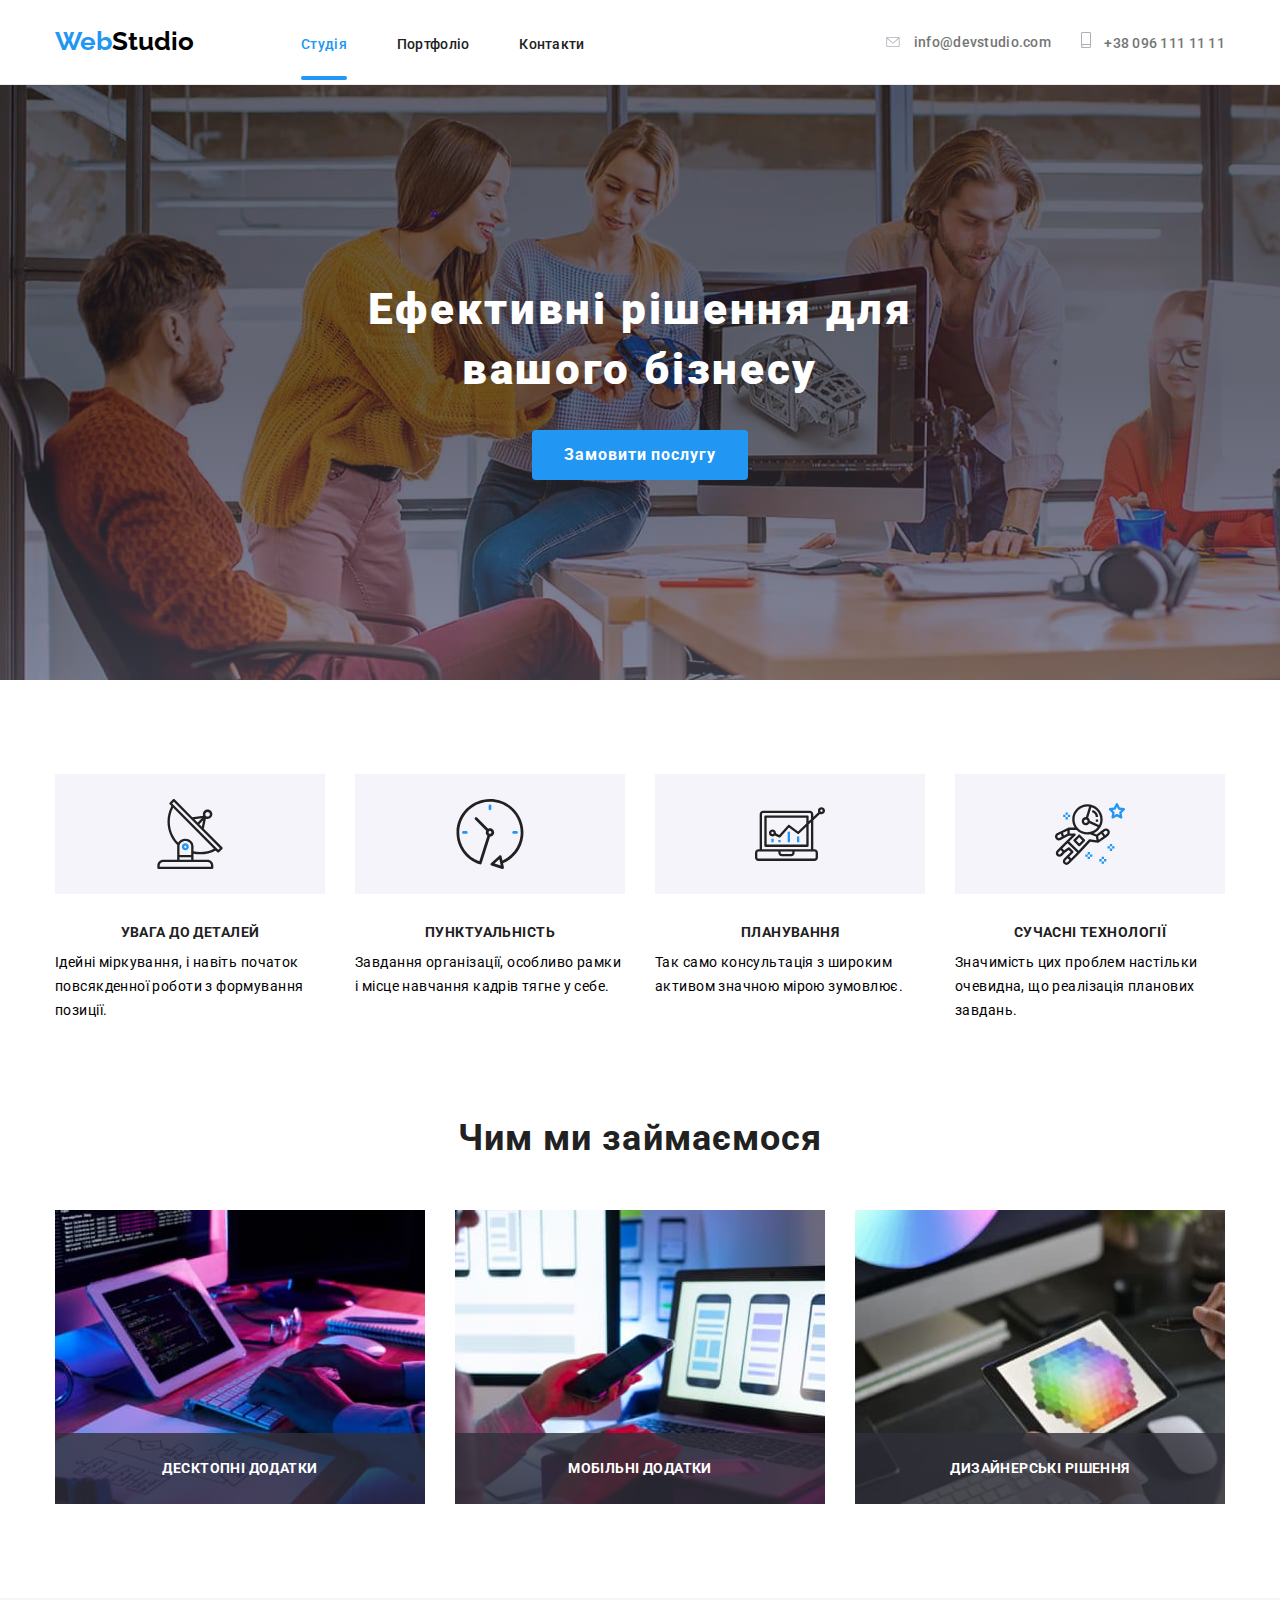
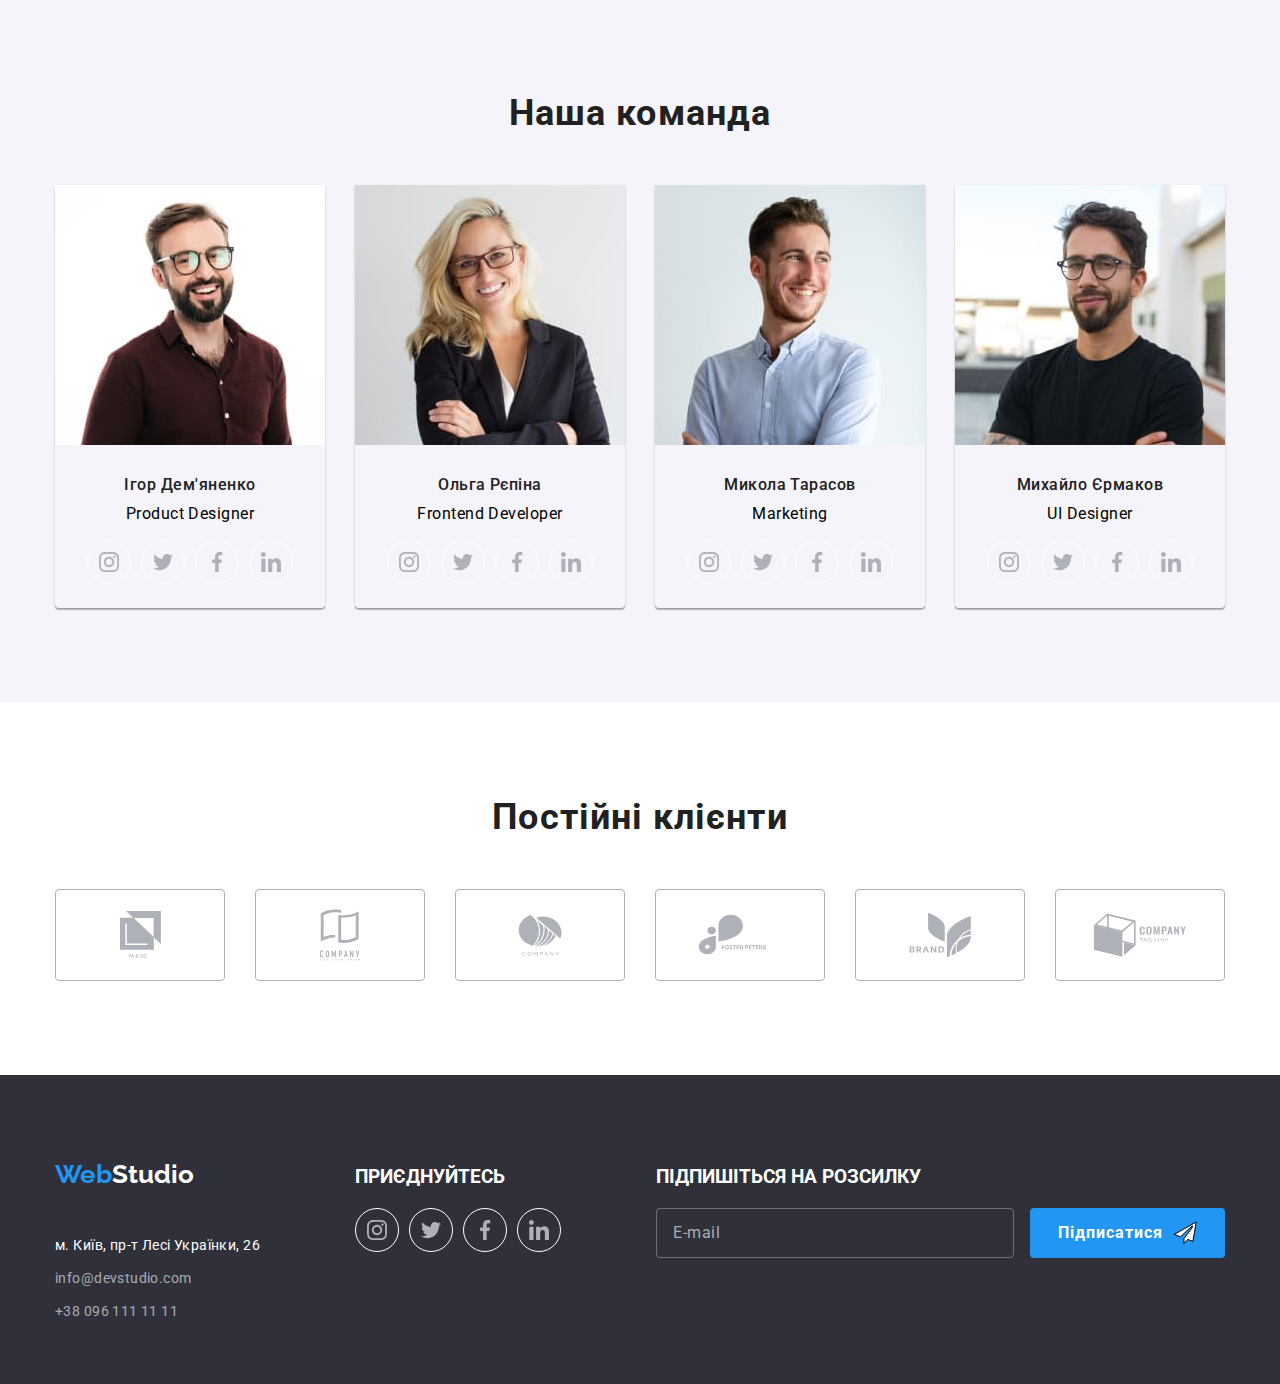
<file: index.html>
<!DOCTYPE html>
<html lang="uk">
  <!-- Главный язык документа -->
  <head>
    <!-- Кодировку страницы необходимо указать для того, чтобы браузер корректно отобразил текст -->
    <meta charset="UTF-8" />

    <!-- Краткое описание содержания помогает поисковым системам лучше проиндексировать страницу -->
    <meta name="description" content="Дизайн та розробка сайтів - Головна сторінка" />

    <!-- Размер окна браузера -->
    <!-- Ширина - ширина девайса (width=device-width)-->
    <!-- Масштаб просмотра 1:1 (initial-scale=1.0) -->
    <meta name="viewport" content="width=device-width, initial-scale=1.0" />

    <!-- Заголовок страницы, который отображается во вкладке браузера -->
    <!-- Текст заголовка содержит краткое описание содержимого веб-страницы -->
    <!-- Длина заголовка должна быть не более 60 символов, чтобы полностью поместиться в заголовке -->
    <title>WebStudio</title>

    <!-- Подключение  шрифтов -->
    <link rel="preconnect" href="https://fonts.googleapis.com" />
    <link rel="preconnect" href="https://fonts.gstatic.com" crossorigin />
    <link
      href="https://fonts.googleapis.com/css2?family=Raleway:wght@700&family=Roboto:wght@400;500;700;900&display=swap"
      rel="stylesheet"
    />

    <!-- подключается нормализатор стилей для всех браузеров - перед подключением остальных стилей -->
    <link
      rel="stylesheet"
      href="https://cdnjs.cloudflare.com/ajax/libs/modern-normalize/1.0.0/modern-normalize.min.css"
    />

    <!-- Подключение внешнего файла со стилями -->
    <link rel="stylesheet" href="./css/main.min.css" />
  </head>
  <body>
    <!-- Заголовок -->
    <header class="page-header">
      <div class="page-header__container">
        <!-- Ссылка - На основную страничку сайта -->
        <a href="./index.html" title="Перехід на основну сторінку" class="logo"
          ><span class="logo__first">Web</span><span class="logo__second">Studio</span></a
        >

        <button type="button" class="menu-button" aria-expanded="false" data-menu-button>
          <svg width="40" height="40" aria-label="Переключатель мобильного меню">
            <use class="icon-menu-40" href="./icon/icons.svg#icon-menu-40"></use>
            <use class="icon-close-40" href="./icon/icons.svg#icon-close-40"></use>
          </svg>
        </button>

        <!-- Навигация - это ссылки на другие странички -->
        <div class="menu-container" data-menu>
          <ul class="nav-site">
            <li class="nav-site__item">
              <a
                href="./index.html"
                title="Основна сторінка"
                class="nav-site__link nav-site__link--current"
                >Студія</a
              >
            </li>
            <li class="nav-site__item">
              <a href="./portfolio.html" title="Наші проекти" class="nav-site__link">Портфоліо</a>
            </li>
            <li class="nav-site__item">
              <a href="./button-icon.html" title="Наші контакти" class="nav-site__link">Контакти</a>
            </li>
            <!-- <li class="nav-site__item">
                <a href="./menu.html" title="Випадаюче меню" class="nav-site__link">Меню</a>
              </li> -->
            <!-- <li class="nav-site__item">
                <a href="./button-icon.html" title="Кнопка+Іконка" class="nav-site__link">Кнопка</a>
              </li> -->
            <!-- <li class="nav-site__item">
                <a href="./form-input.html" title="form-input" class="nav-site__link">Вікно</a>
              </li> -->
          </ul>

          <ul class="nav-adress">
            <li class="nav-adress__item">
              <a href="mailto:info@devstudio.com" title="Напиши" class="nav-adress__link">
                <svg width="16" height="10" class="nav-adress__icon">
                  <use href="./icon/icons.svg#icon-envelope"></use>
                </svg>
                <span class="nav-email">info@devstudio.com</span></a
              >
            </li>
            <li class="nav-adress__item">
              <a href="tel:+380961111111" title="Подзвони" class="nav-adress__link">
                <svg width="10" height="16" class="nav-adress__icon">
                  <use href="./icon/icons.svg#icon-smartphone"></use>
                </svg>
                <span class="nav-tel">+38 096 111 11 11</span></a
              >
            </li>
          </ul>
        </div>
      </div>
    </header>

    <main>
      <!-- Шапка -->
      <section class="hero">
        <h1 class="hero__title">Ефективні рішення для <br />вашого бізнесу</h1>
        <button type="button" class="hero__button" data-modal-open>Замовити послугу</button>
      </section>

      <!-- Наши Преимущества -->
      <section class="section feature no-padding-bottom">
        <div class="feature__container">
          <h2 class="section-title feature__section-title" aria-label="Особливості">Особливості</h2>
          <ul class="feature__list">
            <li class="feature__item">
              <div class="feature__div-icon">
                <svg width="70" height="70" class="feature__icon">
                  <use href="./icon/icons.svg#icon-antenna"></use>
                </svg>
              </div>

              <h3 class="feature__title">УВАГА ДО ДЕТАЛЕЙ</h3>
              <p class="feature__text">
                Ідейні міркування, і навіть початок повсякденної роботи з формування позиції.
              </p>
            </li>
            <li class="feature__item">
              <div class="feature__div-icon">
                <svg width="70" height="70" class="feature__icon">
                  <use href="./icon/icons.svg#icon-clock"></use>
                </svg>
              </div>

              <h3 class="feature__title">ПУНКТУАЛЬНІСТЬ</h3>
              <p class="feature__text">
                Завдання організації, особливо рамки і місце навчання кадрів тягне у себе.
              </p>
            </li>
            <li class="feature__item">
              <div class="feature__div-icon">
                <svg width="70" height="70" class="feature__icon">
                  <use href="./icon/icons.svg#icon-diagram"></use>
                </svg>
              </div>

              <h3 class="feature__title">ПЛАНУВАННЯ</h3>
              <p class="feature__text">
                Так само консультація з широким активом значною мірою зумовлює.
              </p>
            </li>
            <li class="feature__item">
              <div class="feature__div-icon">
                <svg width="70" height="70" class="feature__icon">
                  <use href="./icon/icons.svg#icon-astronaut"></use>
                </svg>
              </div>

              <h3 class="feature__title">СУЧАСНІ ТЕХНОЛОГІЇ</h3>
              <p class="feature__text">
                Значимість цих проблем настільки очевидна, що реалізація планових завдань.
              </p>
            </li>
          </ul>
        </div>
      </section>

      <!-- Чем мы занимаемся -->
      <section class="section work">
        <div class="work__container">
          <h2 class="section-title">Чим ми займаємося</h2>
          <ul class="work__list">
            <li class="work__item">
              <a href="" class="work__link">
                <div class="work__image-box">
                  <img
                    srcset="
                      ./images/type-work1-370-1х.jpg  1x,
                      ./images/type-work1-740-2х.jpg  2x,
                      ./images/type-work1-1110-3х.jpg 3x
                    "
                    src="./images/type-work1-370-1х.jpg"
                    alt="Вид роботи 1"
                    width="370"
                    class="work__image"
                  />
                  <h3 class="work__description">Десктопні додатки</h3>
                </div>
              </a>
            </li>
            <li class="work__item">
              <a href="" class="work__link">
                <div class="work__image-box">
                  <img
                    srcset="
                      ./images/type-work2-370-1х.jpg  1x,
                      ./images/type-work2-740-2х.jpg  2x,
                      ./images/type-work2-1110-3х.jpg 3x
                    "
                    src="./images/type-work2-370-1х.jpg"
                    alt="Вид роботи 2"
                    width="370"
                    class="work__image"
                  />
                  <h3 class="work__description">Мобільні додатки</h3>
                </div>
              </a>
            </li>
            <li class="work__item">
              <a href="" class="work__link">
                <div class="work__image-box">
                  <img
                    srcset="
                      ./images/type-work3-370-1х.jpg  1x,
                      ./images/type-work3-740-2х.jpg  2x,
                      ./images/type-work3-1110-3х.jpg 3x
                    "
                    src="./images/type-work3-370-1х.jpg"
                    alt="Вид роботи 3"
                    width="370"
                    class="work__image"
                  />
                  <h3 class="work__description">Дизайнерські рішення</h3>
                </div>
              </a>
            </li>
          </ul>
        </div>
      </section>

      <!-- Наша команда-->
      <section class="section team">
        <div class="team__container">
          <h2 class="section-title">Наша команда</h2>
          <ul class="team__list">
            <!-- team card 1 -->
            <li class="team__item">
              <img
                srcset="
                  ./images/team-card1-270-1x.jpg 1x,
                  ./images/team-card1-540-2x.jpg 2x,
                  ./images/team-card1-810-3x.jpg 3x
                "
                src="./images/team-card1-270-1x.jpg"
                alt="Фото Ігор Дем'яненко"
                width="270"
                height="260"
                class="team__photo"
              />
              <h3 class="team__name">Ігор Дем'яненко</h3>
              <p class="team__type-worker">Product Designer</p>
              <ul class="social-links">
                <li class="social-links__item">
                  <a href="" class="social-links__link" aria-label="instagram">
                    <svg class="social-links__icon" width="20" height="20">
                      <use href="./icon/icons.svg#icon-instagram"></use>
                    </svg>
                  </a>
                </li>
                <li class="social-links__item">
                  <a href="" class="social-links__link" aria-label="twitter">
                    <svg class="social-links__icon" width="20" height="20">
                      <use href="./icon/icons.svg#icon-twitter"></use>
                    </svg>
                  </a>
                </li>
                <li class="social-links__item">
                  <a href="" class="social-links__link" aria-label="facebook">
                    <svg class="social-links__icon" width="20" height="20">
                      <use href="./icon/icons.svg#icon-facebook"></use>
                    </svg>
                  </a>
                </li>
                <li class="social-links__item">
                  <a href="" class="social-links__link" aria-label="linkedin">
                    <svg class="social-links__icon" width="20" height="20">
                      <use href="./icon/icons.svg#icon-linkedin"></use>
                    </svg>
                  </a>
                </li>
              </ul>
            </li>
            <!-- team card 2 -->
            <li class="team__item">
              <img
                srcset="
                  ./images/team-card2-270-1x.jpg 1x,
                  ./images/team-card2-540-2x.jpg 2x,
                  ./images/team-card2-810-3x.jpg 3x
                "
                src="./images/team-card2-270-1x.jpg"
                alt="Фото Ольга Рєпіна"
                width="270"
                height="260"
                class="team__photo"
              />
              <h3 class="team__name">Ольга Рєпіна</h3>
              <p class="team__type-worker">Frontend Developer</p>
              <ul class="social-links">
                <li class="social-links__item">
                  <a href="" class="social-links__link">
                    <svg class="social-links__icon" width="20" height="20">
                      <use href="./icon/icons.svg#icon-instagram"></use>
                    </svg>
                  </a>
                </li>
                <li class="social-links__item">
                  <a href="" class="social-links__link">
                    <svg class="social-links__icon" width="20" height="20">
                      <use href="./icon/icons.svg#icon-twitter"></use>
                    </svg>
                  </a>
                </li>
                <li class="social-links__item">
                  <a href="" class="social-links__link">
                    <svg class="social-links__icon" width="20" height="20">
                      <use href="./icon/icons.svg#icon-facebook"></use>
                    </svg>
                  </a>
                </li>
                <li class="social-links__item">
                  <a href="" class="social-links__link">
                    <svg class="social-links__icon" width="20" height="20">
                      <use href="./icon/icons.svg#icon-linkedin"></use>
                    </svg>
                  </a>
                </li>
              </ul>
            </li>
            <!-- team card 3 -->
            <li class="team__item">
              <img
                srcset="
                  ./images/team-card3-270-1x.jpg 1x,
                  ./images/team-card3-540-2x.jpg 2x,
                  ./images/team-card3-810-3x.jpg 3x
                "
                src="./images/team-card3-270-1x.jpg"
                alt="Фото Микола Тарасов"
                width="270"
                height="260"
                class="team__photo"
              />
              <h3 class="team__name">Микола Тарасов</h3>
              <p class="team__type-worker">Marketing</p>
              <ul class="social-links">
                <li class="social-links__item">
                  <a href="" class="social-links__link">
                    <svg class="social-links__icon" width="20" height="20">
                      <use href="./icon/icons.svg#icon-instagram"></use>
                    </svg>
                  </a>
                </li>
                <li class="social-links__item">
                  <a href="" class="social-links__link">
                    <svg class="social-links__icon" width="20" height="20">
                      <use href="./icon/icons.svg#icon-twitter"></use>
                    </svg>
                  </a>
                </li>
                <li class="social-links__item">
                  <a href="" class="social-links__link">
                    <svg class="social-links__icon" width="20" height="20">
                      <use href="./icon/icons.svg#icon-facebook"></use>
                    </svg>
                  </a>
                </li>
                <li class="social-links__item">
                  <a href="" class="social-links__link">
                    <svg class="social-links__icon" width="20" height="20">
                      <use href="./icon/icons.svg#icon-linkedin"></use>
                    </svg>
                  </a>
                </li>
              </ul>
            </li>
            <!-- team card 4 -->
            <li class="team__item">
              <img
                srcset="
                  ./images/team-card4-270-1x.jpg 1x,
                  ./images/team-card4-540-2x.jpg 2x,
                  ./images/team-card4-810-3x.jpg 3x
                "
                src="./images/team-card4-270-1x.jpg"
                alt="Фото Михайло Єрмаков"
                width="270"
                height="260"
                class="team__photo"
              />
              <h3 class="team__name">Михайло Єрмаков</h3>
              <p class="team__type-worker">UI Designer</p>
              <ul class="social-links">
                <li class="social-links__item">
                  <a href="" class="social-links__link">
                    <svg class="social-links__icon" width="20" height="20">
                      <use href="./icon/icons.svg#icon-instagram"></use>
                    </svg>
                  </a>
                </li>
                <li class="social-links__item">
                  <a href="" class="social-links__link">
                    <svg class="social-links__icon" width="20" height="20">
                      <use href="./icon/icons.svg#icon-twitter"></use>
                    </svg>
                  </a>
                </li>
                <li class="social-links__item">
                  <a href="" class="social-links__link">
                    <svg class="social-links__icon" width="20" height="20">
                      <use href="./icon/icons.svg#icon-facebook"></use>
                    </svg>
                  </a>
                </li>
                <li class="social-links__item">
                  <a href="" class="social-links__link">
                    <svg class="social-links__icon" width="20" height="20">
                      <use href="./icon/icons.svg#icon-linkedin"></use>
                    </svg>
                  </a>
                </li>
              </ul>
            </li>
          </ul>
        </div>
      </section>

      <!-- Клиенты -->
      <section class="section client">
        <div class="client__container">
          <h2 class="section-title">Постійні клієнти</h2>
          <ul class="client__list">
            <li class="client__item">
              <a href="" class="client__link" aria-label="Клієнт 1">
                <!-- Встроенный SVG -->
                <!-- <svg class="client-svg" viewBox="0 0 41 47" xmlns="http://www.w3.org/2000/svg">
                  <path
                    class="path"
                    fill-rule="evenodd"
                    clip-rule="evenodd"
                    d="M6 0L13.0078 6.63413L0 6.62646V38.8137H34V26.507L41 33.1338V0H6ZM33.6924 25.7283L13.8226 6.91796H33.6924V25.7283ZM27.5231 34.1055H5.38008V12.4579H6.9453V32.6397H27.5231V34.1055ZM10.6089 43.0991L9.79102 44.7837L8.97314 43.0991H8.28711L9.48096 45.3452V46.6538H10.1011V45.3452L11.2925 43.0991H10.6089ZM11.6367 46.6538L11.9248 45.8262H13.3018L13.5923 46.6538H14.2368L12.8916 43.0991H12.3374L10.9946 46.6538H11.6367ZM12.6133 43.8535L13.1284 45.3281H12.0981L12.6133 43.8535ZM15.8701 45.2427C15.7806 45.3794 15.7358 45.5299 15.7358 45.6943C15.7358 45.9938 15.8408 46.2371 16.0508 46.4243C16.2624 46.6099 16.5439 46.7026 16.8955 46.7026C17.2471 46.7026 17.5498 46.6074 17.8037 46.417L18.0039 46.6538H18.6924L18.1699 46.0361C18.375 45.7562 18.4775 45.3973 18.4775 44.9595H17.9624C17.9624 45.1987 17.9128 45.416 17.8135 45.6113L17.1274 44.8008L17.3691 44.625C17.54 44.5013 17.6629 44.3776 17.7378 44.2539C17.8127 44.1286 17.8501 43.9919 17.8501 43.8438C17.8501 43.6191 17.7671 43.4312 17.6011 43.2798C17.4367 43.1268 17.2251 43.0503 16.9663 43.0503C16.6798 43.0503 16.452 43.1317 16.2827 43.2944C16.1134 43.4556 16.0288 43.6753 16.0288 43.9536C16.0288 44.0675 16.0557 44.1855 16.1094 44.3076C16.1647 44.4297 16.2616 44.5778 16.3999 44.752C16.1362 44.9408 15.9596 45.1043 15.8701 45.2427ZM17.4741 46.0288C17.3 46.1623 17.1128 46.229 16.9126 46.229C16.7352 46.229 16.5936 46.1777 16.4878 46.0752C16.382 45.9727 16.3291 45.8392 16.3291 45.6748C16.3291 45.4844 16.4268 45.3151 16.6221 45.167L16.6978 45.1133L17.4741 46.0288ZM16.8369 44.4541C16.6693 44.2474 16.5854 44.0757 16.5854 43.939C16.5854 43.8201 16.6196 43.7217 16.688 43.6436C16.7563 43.5654 16.8483 43.5264 16.9639 43.5264C17.0713 43.5264 17.16 43.5597 17.23 43.6265C17.3 43.6916 17.335 43.7705 17.335 43.8633C17.335 44.0033 17.2845 44.118 17.1836 44.2075L17.1079 44.2686L16.8369 44.4541ZM22.623 46.3853C22.8672 46.172 23.0072 45.8758 23.043 45.4966H22.4277C22.3952 45.7505 22.3179 45.932 22.1958 46.041C22.0737 46.1501 21.8914 46.2046 21.6489 46.2046C21.3836 46.2046 21.1818 46.1037 21.0435 45.9019C20.9067 45.7 20.8384 45.4071 20.8384 45.0229V44.708C20.8416 44.3288 20.9149 44.0415 21.0581 43.8462C21.203 43.6493 21.4097 43.5508 21.6782 43.5508C21.9093 43.5508 22.0843 43.6077 22.2031 43.7217C22.3236 43.834 22.3984 44.0179 22.4277 44.2734H23.043C23.0039 43.8844 22.8647 43.5833 22.6255 43.3701C22.3862 43.1569 22.0705 43.0503 21.6782 43.0503C21.3869 43.0503 21.1297 43.1195 20.9067 43.2578C20.6854 43.3962 20.5153 43.5931 20.3965 43.8486C20.2777 44.1042 20.2183 44.3996 20.2183 44.7349V45.0669C20.2231 45.394 20.2842 45.6813 20.4014 45.9287C20.5186 46.1761 20.6846 46.3674 20.8994 46.5024C21.1159 46.6359 21.3657 46.7026 21.6489 46.7026C22.0542 46.7026 22.3789 46.5968 22.623 46.3853ZM26.2534 45.8872C26.3739 45.6235 26.4341 45.3175 26.4341 44.9692V44.7715C26.4325 44.4248 26.3706 44.1213 26.2485 43.8608C26.1265 43.5988 25.9531 43.3986 25.7285 43.2603C25.5055 43.1203 25.2492 43.0503 24.9595 43.0503C24.6698 43.0503 24.4126 43.1211 24.188 43.2627C23.965 43.4027 23.7917 43.6053 23.668 43.8706C23.5459 44.1359 23.4849 44.4419 23.4849 44.7886V44.9888C23.4865 45.3289 23.5483 45.6292 23.6704 45.8896C23.7941 46.1501 23.9683 46.3511 24.1929 46.4927C24.4191 46.6326 24.6763 46.7026 24.9644 46.7026C25.2557 46.7026 25.5129 46.6326 25.7358 46.4927C25.9604 46.3511 26.133 46.1493 26.2534 45.8872ZM25.5918 43.8779C25.7415 44.0879 25.8164 44.3898 25.8164 44.7837V44.9692C25.8164 45.3696 25.7423 45.674 25.5942 45.8823C25.4478 46.0907 25.2378 46.1948 24.9644 46.1948C24.6942 46.1948 24.4826 46.0882 24.3296 45.875C24.1782 45.6618 24.1025 45.3599 24.1025 44.9692V44.7642C24.1058 44.3817 24.1823 44.0863 24.332 43.8779C24.4834 43.668 24.6925 43.563 24.9595 43.563C25.2329 43.563 25.4437 43.668 25.5918 43.8779Z"
                    fill="#AFB1B8"
                  />
                </svg> -->
                <svg class="client__icon" width="41" height="47">
                  <use href="./icon/icons.svg#icon-client-1"></use>
                </svg>
              </a>
            </li>
            <li class="client__item">
              <a href="" class="client__link" aria-label="Клієнт 2">
                <svg class="client__icon" width="40" height="52">
                  <use href="./icon/icons.svg#icon-client-2"></use>
                </svg>
              </a>
            </li>
            <li class="client__item">
              <a href="" class="client__link" aria-label="Клієнт 3">
                <svg class="client__icon" width="44" height="42">
                  <use href="./icon/icons.svg#icon-client-3"></use>
                </svg>
              </a>
            </li>
            <li class="client__item">
              <a href="" class="client__link" aria-label="Клієнт 4">
                <svg class="client__icon" width="85" height="41">
                  <use class="client" href="./icon/icons.svg#icon-client-4"></use>
                </svg>
              </a>
            </li>
            <li class="client__item">
              <a href="" class="client__link" aria-label="Клієнт 5">
                <svg class="client__icon" width="63" height="46">
                  <use href="./icon/icons.svg#icon-client-5"></use>
                </svg>
              </a>
            </li>
            <li class="client__item">
              <a href="" class="client__link" aria-label="Клієнт 6">
                <svg class="client__icon" width="94" height="44">
                  <use href="./icon/icons.svg#icon-client-6"></use>
                </svg>
              </a>
            </li>
          </ul>
        </div>
      </section>
    </main>

    <!-- Футер - подвал сайта -->
    <footer class="page-footer">
      <div class="page-footer__container">
        <div class="page-footer__address">
          <a href="./index.html" title="Перехід на основну сторінку" class="logo page-footer__logo"
            ><span class="logo__first">Web</span><span class="logo__second--white">Studio</span></a
          >
          <address class="address">
            <p class="address__description">м. Київ, пр-т Лесі Українки, 26</p>
            <p>
              <a href="mailto:info@devstudio.com" title="Напиши" class="address__email"
                >info@devstudio.com</a
              >
            </p>
            <p>
              <a href="tel:+380961111111" title="Подзвони" class="address__tel"
                >+38 096 111 11 11</a
              >
            </p>
          </address>
        </div>

        <div class="page-footer__social">
          <h3 class="social__title">Приєднуйтесь</h3>
          <ul class="social-links">
            <li class="social-links__item">
              <a href="" class="social-links__link" aria-label="instagram">
                <svg class="social-links__icon" width="20" height="20">
                  <use href="./icon/icons.svg#icon-instagram"></use>
                </svg>
              </a>
            </li>
            <li class="social-links__item">
              <a href="" class="social-links__link" aria-label="twitter">
                <svg class="social-links__icon" width="20" height="20">
                  <use href="./icon/icons.svg#icon-twitter"></use>
                </svg>
              </a>
            </li>
            <li class="social-links__item">
              <a href="" class="social-links__link" aria-label="facebook">
                <svg class="social-links__icon" width="20" height="20">
                  <use href="./icon/icons.svg#icon-facebook"></use>
                </svg>
              </a>
            </li>
            <li class="social-links__item">
              <a href="" class="social-links__link" aria-label="linkedin">
                <svg class="social-links__icon" width="20" height="20">
                  <use href="./icon/icons.svg#icon-linkedin"></use>
                </svg>
              </a>
            </li>
          </ul>
        </div>

        <!-- Часть футера - Подписка на рассылку -->
        <div class="page-footer__newsletter">
          <h3 class="newsletter__title">Підпишіться на розсилку</h3>
          <form name="newsletter__form" action="">
            <label for="newsletter__email"> </label>
            <input
              class="input-email-newsletter"
              type="email"
              name="email-newsletter"
              id="newsletter__email"
              placeholder="E-mail"
            />
            <!-- Кнопка "Подписаться" -->
            <button class="newsletter__button" type="submit">
              Підписатися
              <svg class="icon" width="24" height="24">
                <use href="./icon/icons.svg#icon-send"></use>
              </svg>
            </button>
          </form>
        </div>
      </div>
    </footer>

    <!-- Модальное окно - Подложка под модальное окно -->
    <div class="backdrop is-hidden" data-modal>
      <!-- Само модальное окно -->
      <div class="form-modal">
        <h3 class="form-modal__title">Залиште свої дані</h3>

        <div class="form-modal__inputs">
          <div class="form-modal__field">
            <label class="form-modal__label" for="name">Ім'я</label>
            <div class="form-modal__thumb-input">
              <input
                type="text"
                name="user-name"
                id="name"
                class="form-modal__input"
                autocomplete="Ім'я"
              />
              <svg class="icon" width="18" height="18">
                <use href="./icon/icons.svg#icon-person"></use>
              </svg>
            </div>
          </div>

          <div class="form-modal__field">
            <label class="form-modal__label" for="tel">Телефон</label>
            <div class="form-modal__thumb-input">
              <input
                type="tel"
                name="user-tel"
                id="tel"
                class="form-modal__input"
                autocomplete="+380671111111"
              />
              <svg class="icon" width="18" height="18">
                <use href="./icon/icons.svg#icon-phone"></use>
              </svg>
            </div>
          </div>

          <div class="form-modal__field">
            <label class="form-modal__label" for="email">Пошта</label>
            <div class="form-modal__thumb-input">
              <input
                type="email"
                name="user-email"
                id="email"
                class="form-modal__input"
                autocomplete="a@gmail.com"
              />
              <svg class="icon" width="18" height="18">
                <use href="./icon/icons.svg#icon-email"></use>
              </svg>
            </div>
          </div>

          <div class="form-modal__field">
            <label class="form-modal__label" for="comment">Коментар</label>
            <textarea
              class="form-modal__comment"
              name="comment"
              id="comment"
              rows="5"
              placeholder="Введіть текст"
            ></textarea>
          </div>
        </div>

        <label class="form-modal__field-policy">
          <input
            type="checkbox"
            name="policy"
            value="ok-policy"
            class="form-modal__checkbox-input"
          />
          <span class="form-modal__checkbox-icon"></span>
          <span class="form-modal__label-policy"
            >Погоджуюся та приймаю <a href="">Умови договору</a></span
          >
        </label>

        <button class="form-modal__button-submit" type="submit">Відправити</button>

        <button class="form-modal__button-close" data-modal-close>
          <svg class="form-modal__icon-close" width="18" height="18">
            <use href="./icon/icons.svg#icon-close-18"></use>
          </svg>
        </button>
      </div>
    </div>

    <!-- Ставим перед закрывающим тегом body -->
    <!-- Файл по определению атрибутов кнопок закрытия-открытия модального окна -->
    <script src="./js/modal.js"></script>
    <!-- Файл по дабавлению класса is-open в кнопку мобильного меню -->
    <script src="./js/menu.js"></script>

    <!-- Скрипт для вывода в консоль информацию о вводе данных -->
    <script>
      (() => {
        document.querySelector('.form-newsletter').addEventListener('submit', e => {
          e.preventDefault();
          new FormData(e.currentTarget).forEach((value, name) => console.log('${name}: ${value}'));
        });
      })();
    </script>

    <!-- Установка верхнего отступа по высоте шапки для body -->
    <!-- <script>
      const { height: pageHeaderHeight } = document
        .querySelector('.page-header')
        .getBoundingClientRect();

      document.body.style.paddingTop = '${pageHeaderHeight}px';
    </script> -->
  </body>
</html>
</file>
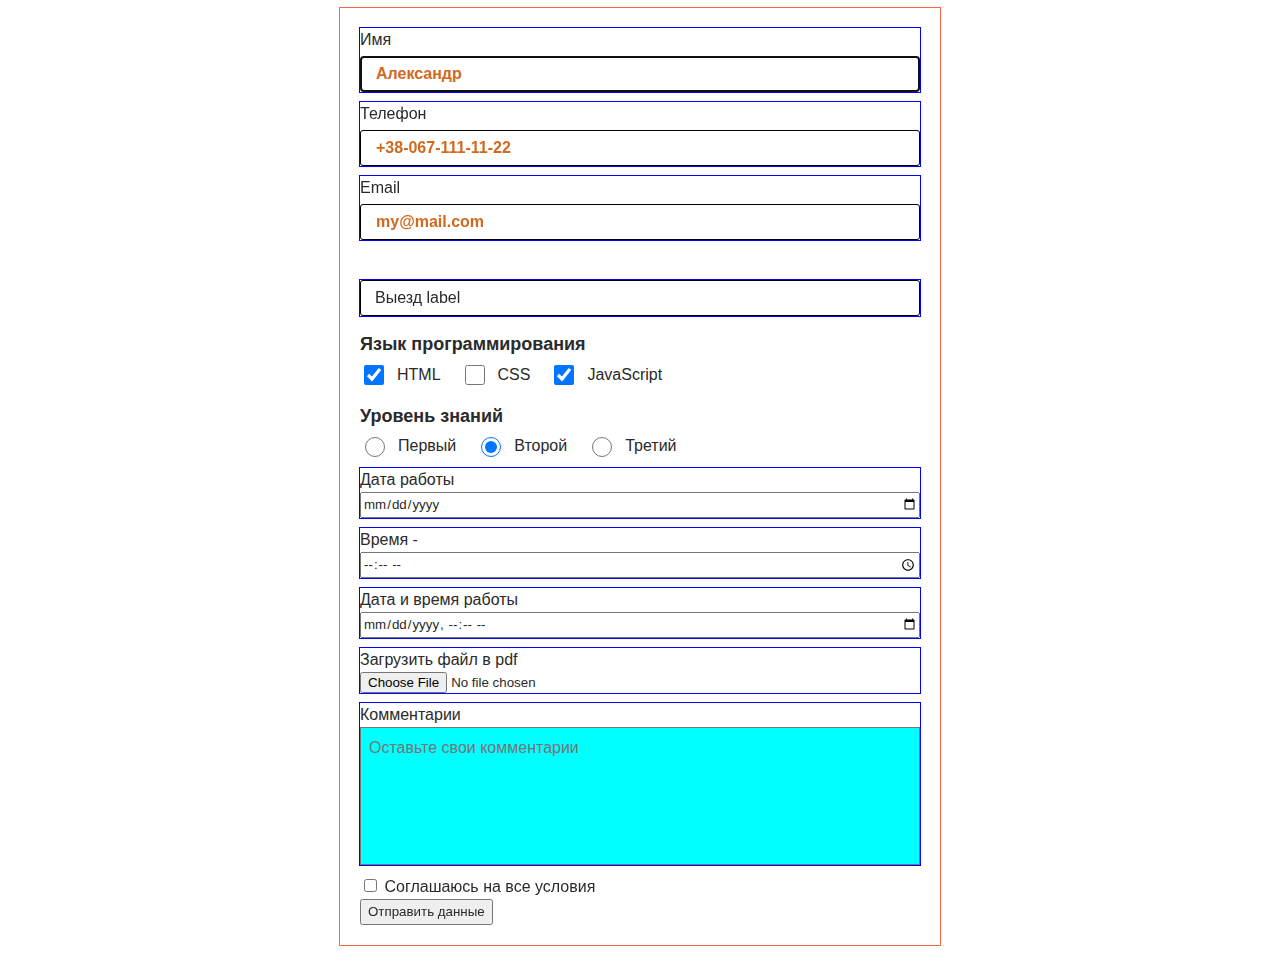
<file: form-input.html>
<!DOCTYPE html>
<html lang="en">
  <head>
    <meta charset="UTF-8" />
    <meta name="viewport" content="width=device-width, initial-scale=1.0" />
    <title>Document</title>

    <link rel="stylesheet" href="./css/form-input.css" />
  </head>
  <body>
    <form class="form new-form">
      <div class="form-field">
        <label class="form-label" for="name">Имя</label>
        <input
          class="form-input"
          type="text"
          name="user-name"
          id="name"
          autofocus
          placeholder="Александр"
        />
      </div>

      <div class="form-field">
        <label class="form-label" for="tel">Телефон</label>
        <input
          class="form-input"
          type="tel"
          name="user-tel"
          id="tel"
          placeholder="+38-067-111-11-22"
        />
      </div>

      <div class="form-field">
        <label class="form-label" for="mail">Email</label>
        <input
          class="form-input"
          type="email"
          name="user-email"
          id="mail"
          placeholder="my@mail.com"
        />
      </div>

      <div class="form-field up">
        <input class="form-input up" type="text" name="user-text" id="up-label" placeholder=" " />
        <label class="form-label up" for="up-label">Выезд label </label>
      </div>

      <!-- Вместо fieldset для возможности оформления в CSS - используем <div role="group"> -->
      <div role="group" class="group">
        <h2 class="group-title">Язык программирования</h2>
        <ul class="lang-options">
          <li>
            <input type="checkbox" name="lang" value="html" id="lang-html" checked />
            <label for="lang-html">HTML</label>
          </li>
          <li>
            <input type="checkbox" name="lang" value="css" id="lang-css" />
            <label for="lang-css">CSS</label>
          </li>
          <li>
            <input type="checkbox" name="lang" value="js" id="lang-js" checked />
            <label for="lang-js">JavaScript</label>
          </li>
        </ul>
      </div>

      <div role="group" class="group">
        <h2 class="group-title">Уровень знаний</h2>
        <ul class="level-options">
          <li>
            <input type="radio" name="level" value="1" id="level-1" />
            <label for="level-1">Первый</label>
          </li>
          <li>
            <input type="radio" name="level" value="2" id="level-2" checked />
            <label for="level-2">Второй</label>
          </li>
          <li>
            <input type="radio" name="level" value="3" id="level-3" />
            <label for="level-3">Третий</label>
          </li>
        </ul>
      </div>

      <div class="form-field">
        <label for="date-work">Дата работы</label>
        <input type="date" name="user-date" id="date-work" min="2024-12-05" max="2024-12-21" />
      </div>

      <div class="form-field">
        <label for="time-work">Время - </label>
        <input type="time" name="user-time" id="time-work" />
      </div>

      <!-- Указание даты и времени с ограничением ввода -->
      <div class="form-field">
        <label for="date-time-work">Дата и время работы </label>
        <input
          type="datetime-local"
          name="user-time"
          id="date-time-work"
          min="2024-11-18T15:00"
          max="2100-05-18T15:00"
        />
      </div>

      <div class="form-field">
        <label for="load-file">Загрузить файл в pdf</label>
        <input type="file" name="pdf" id="load-file" />
      </div>

      <div class="form-field">
        <!-- Запрет возможности изменения размеров - в CSS - resize: none -->
        <label for="comment">Комментарии</label>
        <textarea
          class="comment"
          name="comment"
          id="comment"
          rows="5"
          placeholder="Оставьте свои комментарии"
        ></textarea>
      </div>

      <div>
        <input type="checkbox" name="ok-policy" id="policy" />
        <label for="policy">Соглашаюсь на все условия</label>
      </div>

      <button type="submit">Отправить данные</button>
    </form>

    <!-- Скрипт для вывода в консоль информацию о вводе данных -->
    <script>
      (() => {
        document.querySelector('.new-form').addEventListener('submit', e => {
          e.preventDefault();
          new FormData(e.currentTarget).forEach((value, name) => console.log('${name}: ${value}'));
        });
      })();
    </script>
  </body>
</html>
</file>
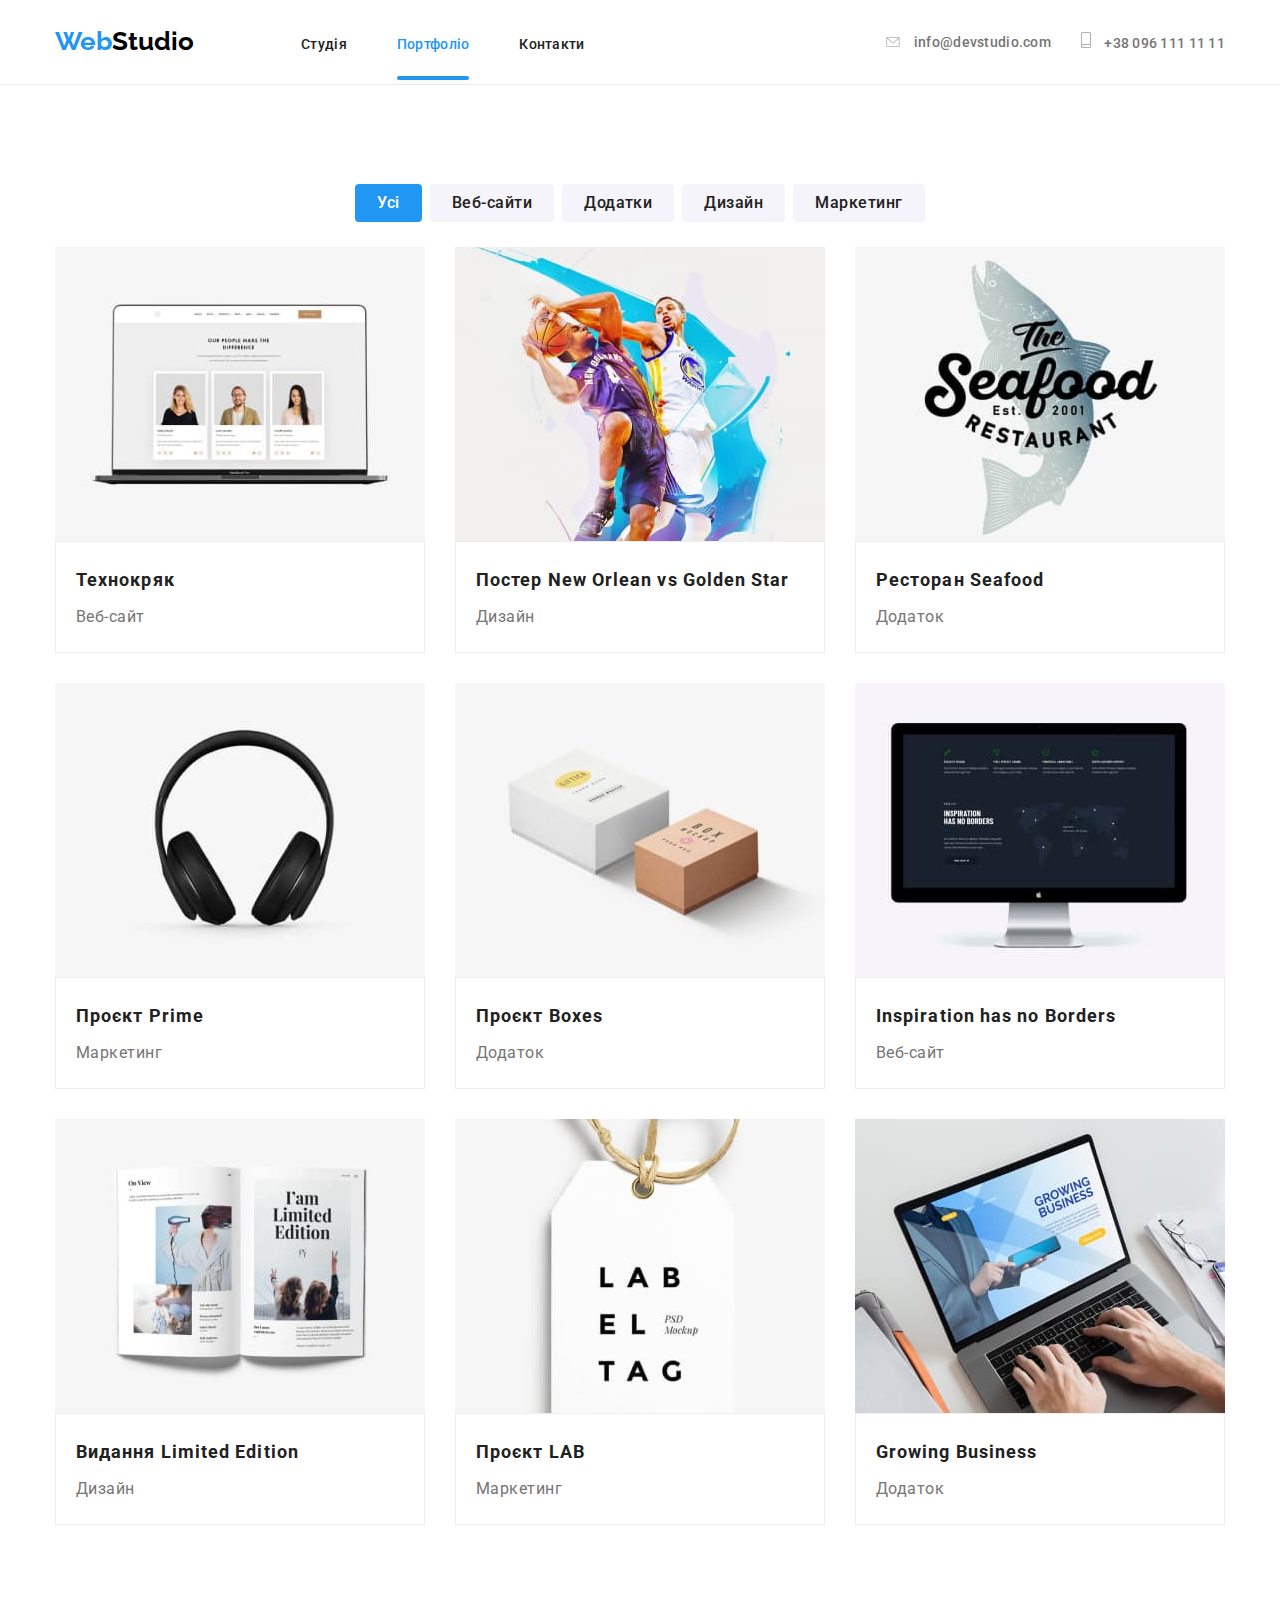
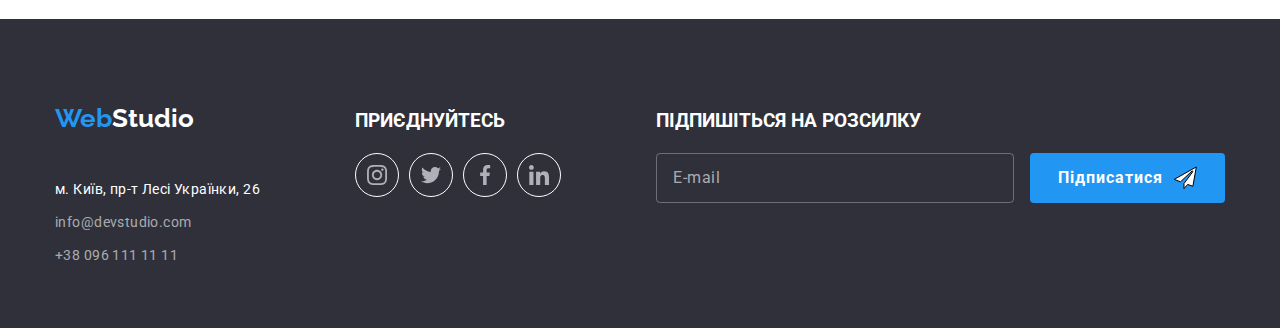
<file: portfolio.html>
<!DOCTYPE html>
<html lang="uk">
  <head>
    <meta charset="UTF-8" />

    <!-- Краткое описание содержания помогает поисковым системам лучше проиндексировать страницу -->
    <meta name="description" content="Дизайн та розробка сайтів - Портфоліо" />

    <meta name="viewport" content="width=device-width, initial-scale=1.0" />

    <!-- Заголовок страницы, который отображается во вкладке браузера -->
    <!-- Текст заголовка содержит краткое описание содержимого веб-страницы -->
    <title>Portfolio</title>

    <!-- Подключение шрифтов -->
    <link rel="preconnect" href="https://fonts.googleapis.com" />
    <link rel="preconnect" href="https://fonts.gstatic.com" crossorigin />
    <link
      href="https://fonts.googleapis.com/css2?family=Raleway:wght@700&family=Roboto:wght@400;500;700;900&display=swap"
      rel="stylesheet"
    />

    <!-- подключается нормализатор стилей для всех браузеров - перед подключением остальных стилей -->
    <link
      rel="stylesheet"
      href="https://cdnjs.cloudflare.com/ajax/libs/modern-normalize/1.0.0/modern-normalize.min.css"
    />

    <!-- Подключение внешнего файла со стилями -->
    <link rel="stylesheet" href="./css/main.min.css" />
  </head>
  <body class="page">
    <!-- Заголовок -->
    <header class="page-header">
      <div class="page-header__container">
        <!-- Ссылка - На основную страничку сайта -->
        <a href="./index.html" title="Перехід на основну сторінку" class="logo"
          ><span class="logo__first">Web</span><span class="logo__second">Studio</span></a
        >

        <button type="button" class="menu-button" aria-expanded="false" data-menu-button>
          <svg width="40" height="40" aria-label="Переключатель мобильного меню">
            <use class="icon-menu-40" href="./icon/icons.svg#icon-menu-40"></use>
            <use class="icon-close-40" href="./icon/icons.svg#icon-close-40"></use>
          </svg>
        </button>

        <!-- Навигация - это ссылки на другие странички -->
        <div class="menu-container" data-menu>
          <ul class="nav-site">
            <li class="nav-site__item">
              <a href="./index.html" title="Основна сторінка" class="nav-site__link">Студія</a>
            </li>
            <li class="nav-site__item">
              <a
                href="./portfolio.html"
                title="Наші проекти"
                class="nav-site__link nav-site__link--current"
                >Портфоліо</a
              >
            </li>
            <li class="nav-site__item">
              <a href="./button-icon.html" title="Наші контакти" class="nav-site__link">Контакти</a>
            </li>
            <!-- <li class="nav-site__item">
                <a href="./menu.html" title="Випадаюче меню" class="nav-site__link">Меню</a>
              </li> -->
            <!-- <li class="nav-site__item">
                <a href="./button-icon.html" title="Кнопка+Іконка" class="nav-site__link">Кнопка</a>
              </li> -->
            <!-- <li class="nav-site__item">
                <a href="./form-input.html" title="form-input" class="nav-site__link">Вікно</a>
              </li> -->
          </ul>

          <ul class="nav-adress">
            <li class="nav-adress__item">
              <a href="mailto:info@devstudio.com" title="Напиши" class="nav-adress__link">
                <svg width="16" height="10" class="nav-adress__icon">
                  <use href="./icon/icons.svg#icon-envelope"></use>
                </svg>
                <span class="nav-email">info@devstudio.com</span></a
              >
            </li>
            <li class="nav-adress__item">
              <a href="tel:+380961111111" title="Подзвони" class="nav-adress__link">
                <svg width="10" height="16" class="nav-adress__icon">
                  <use href="./icon/icons.svg#icon-smartphone"></use>
                </svg>
                <span class="nav-tel">+38 096 111 11 11</span></a
              >
            </li>
          </ul>
        </div>
      </div>
    </header>

    <main>
      <!-- Портфолио -->
      <section class="section portfolio">
        <div class="portfolio__container">
          <h1 class="portfolio__title" aria-label="Наші роботи">Наші роботи</h1>

          <!-- Filters (Фильтры) -->
          <h2 class="filter__title" aria-label="Фільтри">Фільтри</h2>
          <ul class="filter__list">
            <li class="filter__item">
              <button type="button" class="filter__button filter__button--current">Усі</button>
            </li>
            <li class="filter__item">
              <button type="button" class="filter__button">Веб-сайти</button>
            </li>
            <li class="filter__item">
              <button type="button" class="filter__button">Додатки</button>
            </li>
            <li class="filter__item">
              <button type="button" class="filter__button">Дизайн</button>
            </li>
            <li class="filter__item">
              <button type="button" class="filter__button">Маркетинг</button>
            </li>
          </ul>

          <!-- Projects (Проэкты) -->
          <h2 class="project__title" aria-label="Проекти">Проекти</h2>
          <ul class="project__list">
            <li class="project__item">
              <a href="" class="project__link">
                <div class="project__image-box">
                  <img
                    srcset="./images/project-1-370-1x.jpg 1x, ./images/project-1-740-2x.jpg 2x"
                    src="./images/project-1-370-1x.jpg"
                    alt="Фото Веб-сайт Технокряк"
                    width="370"
                    height="294"
                    class="project__image"
                  />
                  <p class="project__image-overlay">
                    Ресурс пропонує комплексні пропозиції з різним рівнем функціоналу та сервісів.
                    Все це дозволить відвідувачу отримати вичерпні відомості про компанію чи
                    приватну особу.
                  </p>
                </div>
                <div class="project__meta">
                  <h3 class="project__name">Технокряк</h3>
                  <p class="project__type">Веб-сайт</p>
                </div>
              </a>
            </li>
            <li class="project__item">
              <a href="" class="project__link">
                <div class="project__image-box">
                  <img
                    srcset="./images/project-2-370-1x.jpg 1x, ./images/project-2-740-2x.jpg 2x"
                    src="./images/project-2-370-1x.jpg"
                    alt="Фото Постер New Orlean vs Golden Star"
                    width="370"
                    height="294"
                    class="project__image"
                  />
                  <p class="project__image-overlay">
                    Ресурс пропонує комплексні пропозиції з різним рівнем функціоналу та сервісів.
                    Все це дозволить відвідувачу отримати вичерпні відомості про компанію чи
                    приватну особу.
                  </p>
                </div>
                <div class="project__meta">
                  <h3 class="project__name">Постер New Orlean vs Golden Star</h3>
                  <p class="project__type">Дизайн</p>
                </div>
              </a>
            </li>
            <li class="project__item">
              <a href="" class="project__link">
                <div class="project__image-box">
                  <img
                    srcset="./images/project-3-370-1x.jpg 1x, ./images/project-3-740-2x.jpg 2x"
                    src="./images/project-3-370-1x.jpg"
                    alt="Фото Додаток Ресторан Seafood"
                    width="370"
                    height="294"
                    class="project__image"
                  />
                  <p class="project__image-overlay">
                    Ресурс пропонує комплексні пропозиції з різним рівнем функціоналу та сервісів.
                    Все це дозволить відвідувачу отримати вичерпні відомості про компанію чи
                    приватну особу.
                  </p>
                </div>
                <div class="project__meta">
                  <h3 class="project__name">Ресторан Seafood</h3>
                  <p class="project__type">Додаток</p>
                </div>
              </a>
            </li>
            <li class="project__item">
              <a href="" class="project__link">
                <div class="project__image-box">
                  <img
                    srcset="./images/project-4-370-1x.jpg 1x, ./images/project-4-740-2x.jpg 2x"
                    src="./images/project-4-370-1x.jpg"
                    alt="Фото Маркетинг Проєкт Prime"
                    width="370"
                    height="294"
                    class="project__image"
                  />
                  <p class="project__image-overlay">
                    Ресурс пропонує комплексні пропозиції з різним рівнем функціоналу та сервісів.
                    Все це дозволить відвідувачу отримати вичерпні відомості про компанію чи
                    приватну особу.
                  </p>
                </div>
                <div class="project__meta">
                  <h3 class="project__name">Проєкт Prime</h3>
                  <p class="project__type">Маркетинг</p>
                </div>
              </a>
            </li>
            <li class="project__item">
              <a href="" class="project__link">
                <div class="project__image-box">
                  <img
                    srcset="./images/project-5-370-1x.jpg 1x, ./images/project-5-740-2x.jpg 2x"
                    src="./images/project-5-370-1x.jpg"
                    alt="Фото Додаток Проєкт Boxes"
                    width="370"
                    height="294"
                    class="project__image"
                  />
                  <p class="project__image-overlay">
                    Ресурс пропонує комплексні пропозиції з різним рівнем функціоналу та сервісів.
                    Все це дозволить відвідувачу отримати вичерпні відомості про компанію чи
                    приватну особу.
                  </p>
                </div>
                <div class="project__meta">
                  <h3 class="project__name">Проєкт Boxes</h3>
                  <p class="project__type">Додаток</p>
                </div>
              </a>
            </li>
            <li class="project__item">
              <a href="" class="project__link">
                <div class="project__image-box">
                  <img
                    srcset="./images/project-6-370-1x.jpg 1x, ./images/project-6-740-2x.jpg 2x"
                    src="./images/project-6-370-1x.jpg"
                    alt="Фото Веб-сайт Inspiration has no Borders"
                    width="370"
                    height="294"
                    class="project__image"
                  />
                  <p class="project__image-overlay">
                    Ресурс пропонує комплексні пропозиції з різним рівнем функціоналу та сервісів.
                    Все це дозволить відвідувачу отримати вичерпні відомості про компанію чи
                    приватну особу.
                  </p>
                </div>
                <div class="project__meta">
                  <h3 class="project__name">Inspiration has no Borders</h3>
                  <p class="project__type">Веб-сайт</p>
                </div>
              </a>
            </li>
            <li class="project__item">
              <a href="" class="project__link">
                <div class="project__image-box">
                  <img
                    srcset="./images/project-7-370-1x.jpg 1x, ./images/project-7-740-2x.jpg 2x"
                    src="./images/project-7-370-1x.jpg"
                    alt="Фото Дизайн Видання Limited Edition"
                    width="370"
                    height="294"
                    class="project__image"
                  />
                  <p class="project__image-overlay">
                    Ресурс пропонує комплексні пропозиції з різним рівнем функціоналу та сервісів.
                    Все це дозволить відвідувачу отримати вичерпні відомості про компанію чи
                    приватну особу.
                  </p>
                </div>
                <div class="project__meta">
                  <h3 class="project__name">Видання Limited Edition</h3>
                  <p class="project__type">Дизайн</p>
                </div>
              </a>
            </li>
            <li class="project__item">
              <a href="" class="project__link">
                <div class="project__image-box">
                  <img
                    srcset="./images/project-8-370-1x.jpg 1x, ./images/project-8-740-2x.jpg 2x"
                    src="./images/project-8-370-1x.jpg"
                    alt="Фото Маркетинг Проєкт LAB"
                    width="370"
                    height="294"
                    class="project__image"
                  />
                  <p class="project__image-overlay">
                    Ресурс пропонує комплексні пропозиції з різним рівнем функціоналу та сервісів.
                    Все це дозволить відвідувачу отримати вичерпні відомості про компанію чи
                    приватну особу.
                  </p>
                </div>
                <div class="project__meta">
                  <h3 class="project__name">Проєкт LAB</h3>
                  <p class="project__type">Маркетинг</p>
                </div>
              </a>
            </li>
            <li class="project__item">
              <a href="" class="project__link">
                <div class="project__image-box">
                  <img
                    srcset="./images/project-9-370-1x.jpg 1x, ./images/project-9-740-2x.jpg 2x"
                    src="./images/project-9-370-1x.jpg"
                    alt="Фото Додаток Growing Business"
                    width="370"
                    height="294"
                    class="project__image"
                  />
                  <p class="project__image-overlay">
                    Ресурс пропонує комплексні пропозиції з різним рівнем функціоналу та сервісів.
                    Все це дозволить відвідувачу отримати вичерпні відомості про компанію чи
                    приватну особу.
                  </p>
                </div>
                <div class="project__meta">
                  <h3 class="project__name">Growing Business</h3>
                  <p class="project__type">Додаток</p>
                </div>
              </a>
            </li>
          </ul>
        </div>
      </section>
    </main>

    <!-- Футер - подвал сайта -->
    <footer class="page-footer">
      <div class="page-footer__container">
        <div class="page-footer__address">
          <a href="./index.html" title="Перехід на основну сторінку" class="logo page-footer__logo"
            ><span class="logo__first">Web</span><span class="logo__second--white">Studio</span></a
          >
          <address class="address">
            <p class="address__description">м. Київ, пр-т Лесі Українки, 26</p>
            <p>
              <a href="mailto:info@devstudio.com" title="Напиши" class="address__email"
                >info@devstudio.com</a
              >
            </p>
            <p>
              <a href="tel:+380961111111" title="Подзвони" class="address__tel"
                >+38 096 111 11 11</a
              >
            </p>
          </address>
        </div>

        <div class="page-footer__social">
          <h3 class="social__title">Приєднуйтесь</h3>
          <ul class="social-links">
            <li class="social-links__item">
              <a href="" class="social-links__link" aria-label="instagram">
                <svg class="social-links__icon" width="20" height="20">
                  <use href="./icon/icons.svg#icon-instagram"></use>
                </svg>
              </a>
            </li>
            <li class="social-links__item">
              <a href="" class="social-links__link" aria-label="twitter">
                <svg class="social-links__icon" width="20" height="20">
                  <use href="./icon/icons.svg#icon-twitter"></use>
                </svg>
              </a>
            </li>
            <li class="social-links__item">
              <a href="" class="social-links__link" aria-label="facebook">
                <svg class="social-links__icon" width="20" height="20">
                  <use href="./icon/icons.svg#icon-facebook"></use>
                </svg>
              </a>
            </li>
            <li class="social-links__item">
              <a href="" class="social-links__link" aria-label="linkedin">
                <svg class="social-links__icon" width="20" height="20">
                  <use href="./icon/icons.svg#icon-linkedin"></use>
                </svg>
              </a>
            </li>
          </ul>
        </div>

        <!-- Часть футера - Подписка на рассылку -->
        <div class="page-footer__newsletter">
          <h3 class="newsletter__title">Підпишіться на розсилку</h3>
          <form name="newsletter__form" action="">
            <label for="newsletter__email"> </label>
            <input
              class="input-email-newsletter"
              type="email"
              name="email-newsletter"
              id="newsletter__email"
              placeholder="E-mail"
            />
            <!-- Кнопка "Подписаться" -->
            <button class="newsletter__button" type="submit">
              Підписатися
              <svg class="icon" width="24" height="24">
                <use href="./icon/icons.svg#icon-send"></use>
              </svg>
            </button>
          </form>
        </div>
      </div>
    </footer>

    <!-- Ставим перед закрывающим тегом body -->
    <!-- Файл по дабавлению класса is-open в кнопку мобильного меню -->
    <script src="./js/menu.js"></script>
  </body>
</html>
</file>
<file: css/form-input.css>
* {
  box-sizing: border-box;
  font-family: 'Roboto', sans-serif;
  font-weight: 400;
  font-style: normal;
  line-height: 1.5;
  color: #2a2a2a;
}

/* Отключение возможности изменения размера  <textarea>  */
textarea {
  resize: none;
}

.form {
  width: 600px;
  outline: 1px solid tomato;
  margin-left: auto;
  margin-right: auto;
  padding: 20px;
}

.form-field {
  outline: 1px solid blue;
  display: flex;
  flex-direction: column;
  margin-bottom: 10px;
}

.form-label {
  margin-bottom: 4px;
}

.form-input {
  margin: 0;
  padding: 5px 15px;
  border-radius: 3px;
  border: 1px solid black;
  font-size: 16px;
  font-weight: 700;
}

.form-input::placeholder {
  color: chocolate;
}

/* Выезд label из поля ввода */
.form-field.up {
  margin-top: 40px;
  position: relative;
}

.form-label.up {
  position: absolute;
  left: 15px;
  top: 50%;
  transform: translateY(-50%);
  transition: transform 500ms linear;
}

/* label поднимается вверх на 50 пикселей*/
/* Обязательно использовать селектор соседа  +  */
/* При событии :focus для input   */
/* И при событии, когда НЕ показывается placeholder - :not(:placeholder-shown)*/
.form-input.up:focus + .form-label.up,
.form-input.up:not(:placeholder-shown) + .form-label.up {
  transform: translateY(-50px);
}

.group {
  margin-bottom: 10px;
}

.group-title {
  margin-bottom: 4px;
  font-size: 18px;
  font-weight: 700;
}

/* Одинаковое оформление для двух групп опций */
.lang-options,
.level-options {
  padding: 0;
  margin: 0;
  list-style: none;
  display: flex;
  flex-direction: row;
  gap: 20px;
}

.lang-options li,
.level-options li {
  display: flex;
  align-items: center;
}

/* Селектор по атрибуту типа */
.lang-options input[type='checkbox'] {
  width: 20px;
  height: 20px;
}

.lang-options label {
  margin-left: 10px;
  font-size: 16px;
}

/* Селектор по атрибуту типа */
.level-options input[type='radio'] {
  width: 20px;
  height: 20px;
}

.level-options label {
  margin-left: 10px;
  font-size: 16px;
}

.form .comment {
  padding: 8px;
  font-size: 16px;
  color: black;
  background-color: aqua;
}
</file>
<file: css/main.min.css>
body{-webkit-box-sizing:border-box;box-sizing:border-box;padding-top:80px;margin:0px;background-color:getColor("main-white");color-scheme:getColor("main-text");font-family:"Roboto",sans-serif;font-style:normal}body.modal-open{overflow:hidden}h1,h2,h3,h4,h5,h6,p{margin:0;padding:0}.roboto-regular{font-family:"Roboto",sans-serif;font-weight:400;font-style:normal}.roboto-medium{font-family:"Roboto",sans-serif;font-weight:500;font-style:normal}.roboto-bold{font-family:"Roboto",sans-serif;font-weight:700;font-style:normal}.roboto-black{font-family:"Roboto",sans-serif;font-weight:900;font-style:normal}.raleway{font-family:"Raleway",sans-serif;font-optical-sizing:auto;font-weight:700;font-style:normal}:root{--main-text-color: #757575;--second-text-color: #212121;--acsent-color: #2196f3;--main-white-color: #ffffff;--background-grey-color: #2f303a;--background-section-color: #f5f4fa;--main-black-color: #000000;--text-footer-tel-color: rgba(255, 255, 255, 0.6);--stroke-index-color: #ececec;--stroke-portfolio-color: #eeeeee;--stroke-client-color: #afb1b8}.project__list,.filter__list,.client__list,.team__list,.work__list,.feature__list,.social-links,.nav-adress,.nav-site{padding:0;margin:0;list-style:none}.page-footer__container,.portfolio__container,.client__container,.team__container,.work__container,.feature__container,.page-header__container{margin-left:auto;margin-right:auto;width:100%;padding-top:0px;padding-right:15px;padding-bottom:0px;padding-left:15px}@media screen and (min-width: 480px){.page-footer__container,.portfolio__container,.client__container,.team__container,.work__container,.feature__container,.page-header__container{width:480px}}@media screen and (min-width: 768px){.page-footer__container,.portfolio__container,.client__container,.team__container,.work__container,.feature__container,.page-header__container{width:768px}}@media screen and (min-width: 1200px){.page-footer__container,.portfolio__container,.client__container,.team__container,.work__container,.feature__container,.page-header__container{width:1200px}}.logo{padding-top:24px;padding-bottom:24px;font-family:"Raleway",sans-serif;font-optical-sizing:auto;font-weight:700;font-style:normal;font-size:26px;line-height:1.2;letter-spacing:3%;text-decoration:none}.logo__first{color:var(--acsent-color)}.logo__second{color:var(--main-black-color)}.logo__second--white{color:var(--main-white-color)}.page-header{position:fixed;width:100%;top:0;left:0;z-index:999;min-height:80px;border-bottom:var(--stroke-index-color) solid 1px;background-color:var(--main-white-color)}.page-header__container{display:-webkit-box;display:-ms-flexbox;display:flex;-webkit-box-orient:horizontal;-webkit-box-direction:normal;-ms-flex-direction:row;flex-direction:row;-webkit-box-align:center;-ms-flex-align:center;align-items:center;-webkit-box-pack:justify;-ms-flex-pack:justify;justify-content:space-between;margin-left:auto;margin-right:auto}.menu-button{padding:0;margin:0;border:0;background-color:rgba(0,0,0,0)}@media screen and (max-width: 767px){.menu-button{display:-webkit-inline-box;display:-ms-inline-flexbox;display:inline-flex}}@media screen and (min-width: 768px){.menu-button{display:none}}.menu-button .icon-menu-40{display:block}.menu-button.is-open .icon-menu-40{display:none}.menu-button .icon-close-40{display:none}.menu-button.is-open .icon-close-40{display:block}@media screen and (max-width: 767px){.menu-container{position:absolute;top:100%;left:0;width:100%;padding:20px;-webkit-box-align:center;-ms-flex-align:center;align-items:center;text-align:center;background-color:var(--main-white-color);-webkit-transform:translateY(-150%);transform:translateY(-150%);-webkit-transition:-webkit-transform 250ms linear;transition:-webkit-transform 250ms linear;transition:transform 250ms linear;transition:transform 250ms linear, -webkit-transform 250ms linear}.menu-container.is-open{-webkit-transform:translateY(0);transform:translateY(0)}}@media screen and (min-width: 768px){.menu-container{display:-webkit-box;display:-ms-flexbox;display:flex;-webkit-box-orient:horizontal;-webkit-box-direction:normal;-ms-flex-direction:row;flex-direction:row;-webkit-box-align:center;-ms-flex-align:center;align-items:center}}.nav-site{font-weight:500;line-height:1.2;letter-spacing:.02em}@media(max-width: 767px){.nav-site{display:-webkit-box;display:-ms-flexbox;display:flex;-webkit-box-orient:vertical;-webkit-box-direction:normal;-ms-flex-direction:column;flex-direction:column;font-size:40px}}@media(min-width: 768px){.nav-site{display:-webkit-box;display:-ms-flexbox;display:flex;-webkit-box-orient:horizontal;-webkit-box-direction:normal;-ms-flex-direction:row;flex-direction:row;font-size:14px}}@media screen and (min-width: 768px){.nav-site__item:not(:last-child){margin-right:50px}}.nav-site__link{display:block;padding-top:32px;padding-bottom:28px;text-decoration:none;color:var(--second-text-color);-webkit-transition:color;transition:color;-webkit-transition-timing-function:cubic-bezier(0.4, 0, 0.2, 1);transition-timing-function:cubic-bezier(0.4, 0, 0.2, 1);-webkit-transition-duration:250ms;transition-duration:250ms}.nav-site__link:hover,.nav-site__link:focus{color:var(--acsent-color)}.nav-site__link--current{position:relative;color:var(--acsent-color)}.nav-site__link--current::after{position:absolute;content:"";bottom:0;display:block;width:100%;height:4px;border-radius:2px;background-color:var(--acsent-color);opacity:1}.nav-adress{font-weight:500;font-size:14px;line-height:1.2;letter-spacing:.02em}@media(max-width: 767px){.nav-adress{display:-webkit-box;display:-ms-flexbox;display:flex;-webkit-box-orient:vertical;-webkit-box-direction:reverse;-ms-flex-direction:column-reverse;flex-direction:column-reverse;-webkit-box-align:center;-ms-flex-align:center;align-items:center}.nav-adress .nav-email{font-size:24px}.nav-adress .nav-tel{font-size:34px}}@media(min-width: 768px){.nav-adress{display:-webkit-box;display:-ms-flexbox;display:flex;-webkit-box-orient:vertical;-webkit-box-direction:normal;-ms-flex-direction:column;flex-direction:column;-webkit-box-align:normal;-ms-flex-align:normal;align-items:normal;margin-left:50px}}@media(min-width: 1200px){.nav-adress{display:-webkit-box;display:-ms-flexbox;display:flex;-webkit-box-orient:horizontal;-webkit-box-direction:normal;-ms-flex-direction:row;flex-direction:row;-webkit-box-align:center;-ms-flex-align:center;align-items:center;margin-left:300px}}.nav-adress__link{display:block;color:var(--main-text-color);text-decoration:none;-webkit-transition:color;transition:color;-webkit-transition-timing-function:cubic-bezier(0.4, 0, 0.2, 1);transition-timing-function:cubic-bezier(0.4, 0, 0.2, 1);-webkit-transition-duration:250ms;transition-duration:250ms}@media screen and (max-width: 767px){.nav-adress__link{padding-top:32px;padding-bottom:32px}}@media screen and (min-width: 768px){.nav-adress__link{padding-top:10px;padding-bottom:10px}}@media screen and (min-width: 1200px){.nav-adress__link{padding-top:32px;padding-bottom:32px}}@media screen and (min-width: 1200px){.nav-adress__item+.nav-adress__item{margin-left:30px}}.nav-adress__link:hover,.nav-adress__link:focus{color:var(--acsent-color)}.nav-adress__icon{margin-right:10px;fill:var(--stroke-client-color);-webkit-transition:fill;transition:fill;-webkit-transition-timing-function:cubic-bezier(0.4, 0, 0.2, 1);transition-timing-function:cubic-bezier(0.4, 0, 0.2, 1);-webkit-transition-duration:250ms;transition-duration:250ms}@media screen and (max-width: 767px){.nav-adress__icon{display:none}}@media screen and (min-width: 768px){.nav-adress__icon{display:inline}}.nav-adress__link:hover .nav-adress__icon,.nav-adress__link:focus .nav-adress__icon{fill:var(--acsent-color)}.section{padding-top:60px;padding-bottom:60px}@media screen and (min-width: 1200px){.section{padding-top:94px;padding-bottom:94px}}@media screen and (min-width: 1200px){.section.no-padding-bottom{padding-bottom:0}}.section-title{margin-bottom:50px;color:var(--second-text-color);font-weight:700;font-size:36px;line-height:1.2;letter-spacing:.03em;text-align:center}.hero{margin-left:auto;margin-right:auto;padding-top:200px;padding-bottom:200px;max-width:1600px;text-align:center;background-color:var(--background-grey-color);background-size:cover}@media screen and (max-width: 480px){.hero{background-image:-webkit-gradient(linear, left top, left bottom, color-stop(50%, rgba(47, 48, 58, 0.4)), to(rgba(130, 132, 160, 0.4))),url(../images/hero-480.jpg);background-image:linear-gradient(to bottom, rgba(47, 48, 58, 0.4) 50%, rgba(130, 132, 160, 0.4)),url(../images/hero-480.jpg)}}@media screen and (max-width: 480px)and (min-device-pixel-ratio: 2),screen and (max-width: 480px)and (-webkit-min-device-pixel-ratio: 2),screen and (max-width: 480px)and (min-resolution: 192dpi),screen and (max-width: 480px)and (min-resolution: 2dppx){.hero{background-image:-webkit-gradient(linear, left top, left bottom, color-stop(50%, rgba(47, 48, 58, 0.4)), to(rgba(130, 132, 160, 0.4))),url(../images/hero-480-2x.jpg);background-image:linear-gradient(to bottom, rgba(47, 48, 58, 0.4) 50%, rgba(130, 132, 160, 0.4)),url(../images/hero-480-2x.jpg)}}@media screen and (max-width: 480px)and (min-device-pixel-ratio: 3),screen and (max-width: 480px)and (-webkit-min-device-pixel-ratio: 3),screen and (max-width: 480px)and (min-resolution: 288dpi),screen and (max-width: 480px)and (min-resolution: 3dppx){.hero{background-image:-webkit-gradient(linear, left top, left bottom, color-stop(50%, rgba(47, 48, 58, 0.4)), to(rgba(130, 132, 160, 0.4))),url(../images/hero-480-3x.jpg);background-image:linear-gradient(to bottom, rgba(47, 48, 58, 0.4) 50%, rgba(130, 132, 160, 0.4)),url(../images/hero-480-3x.jpg)}}@media screen and (min-width: 480px)and (max-width: 767px){.hero{background-image:-webkit-gradient(linear, left top, left bottom, color-stop(50%, rgba(47, 48, 58, 0.4)), to(rgba(130, 132, 160, 0.4))),url(../images/hero-768.jpg);background-image:linear-gradient(to bottom, rgba(47, 48, 58, 0.4) 50%, rgba(130, 132, 160, 0.4)),url(../images/hero-768.jpg)}}@media screen and (min-width: 480px)and (max-width: 767px)and (min-device-pixel-ratio: 2),screen and (min-width: 480px)and (max-width: 767px)and (-webkit-min-device-pixel-ratio: 2),screen and (min-width: 480px)and (max-width: 767px)and (min-resolution: 192dpi),screen and (min-width: 480px)and (max-width: 767px)and (min-resolution: 2dppx){.hero{background-image:-webkit-gradient(linear, left top, left bottom, color-stop(50%, rgba(47, 48, 58, 0.4)), to(rgba(130, 132, 160, 0.4))),url(../images/hero-768-2x.jpg);background-image:linear-gradient(to bottom, rgba(47, 48, 58, 0.4) 50%, rgba(130, 132, 160, 0.4)),url(../images/hero-768-2x.jpg)}}@media screen and (min-width: 480px)and (max-width: 767px)and (min-device-pixel-ratio: 3),screen and (min-width: 480px)and (max-width: 767px)and (-webkit-min-device-pixel-ratio: 3),screen and (min-width: 480px)and (max-width: 767px)and (min-resolution: 288dpi),screen and (min-width: 480px)and (max-width: 767px)and (min-resolution: 3dppx){.hero{background-image:-webkit-gradient(linear, left top, left bottom, color-stop(50%, rgba(47, 48, 58, 0.4)), to(rgba(130, 132, 160, 0.4))),url(../images/hero-768-3x.jpg);background-image:linear-gradient(to bottom, rgba(47, 48, 58, 0.4) 50%, rgba(130, 132, 160, 0.4)),url(../images/hero-768-3x.jpg)}}@media screen and (min-width: 768px){.hero{background-image:-webkit-gradient(linear, left top, left bottom, color-stop(50%, rgba(47, 48, 58, 0.4)), to(rgba(130, 132, 160, 0.4))),url(../images/hero-1600.jpg);background-image:linear-gradient(to bottom, rgba(47, 48, 58, 0.4) 50%, rgba(130, 132, 160, 0.4)),url(../images/hero-1600.jpg)}}@media screen and (min-width: 768px)and (min-device-pixel-ratio: 2),screen and (min-width: 768px)and (-webkit-min-device-pixel-ratio: 2),screen and (min-width: 768px)and (min-resolution: 192dpi),screen and (min-width: 768px)and (min-resolution: 2dppx){.hero{background-image:-webkit-gradient(linear, left top, left bottom, color-stop(50%, rgba(47, 48, 58, 0.4)), to(rgba(130, 132, 160, 0.4))),url(../images/hero-1600-2x.jpg);background-image:linear-gradient(to bottom, rgba(47, 48, 58, 0.4) 50%, rgba(130, 132, 160, 0.4)),url(../images/hero-1600-2x.jpg)}}@media screen and (min-width: 768px)and (min-device-pixel-ratio: 3),screen and (min-width: 768px)and (-webkit-min-device-pixel-ratio: 3),screen and (min-width: 768px)and (min-resolution: 288dpi),screen and (min-width: 768px)and (min-resolution: 3dppx){.hero{background-image:-webkit-gradient(linear, left top, left bottom, color-stop(50%, rgba(47, 48, 58, 0.4)), to(rgba(130, 132, 160, 0.4))),url(../images/hero-1600-3x.jpg);background-image:linear-gradient(to bottom, rgba(47, 48, 58, 0.4) 50%, rgba(130, 132, 160, 0.4)),url(../images/hero-1600-3x.jpg)}}.hero__title{margin-top:0;margin-bottom:30px;color:var(--main-white-color);font-weight:900;line-height:1.363;letter-spacing:.06em;text-align:center}@media screen and (max-width: 1199px){.hero__title{font-size:26px}}@media screen and (min-width: 1200px){.hero__title{font-size:44px}}.hero__button{padding-left:32px;padding-top:10px;padding-right:32px;padding-bottom:10px;border-radius:4px;border:none;color:var(--main-white-color);background-color:var(--acsent-color);font-family:inherit;font-weight:700;font-size:16px;line-height:1.875;letter-spacing:.06em;cursor:pointer;-webkit-transition:color,background-color;transition:color,background-color;-webkit-transition-timing-function:cubic-bezier(0.4, 0, 0.2, 1);transition-timing-function:cubic-bezier(0.4, 0, 0.2, 1);-webkit-transition-duration:250ms;transition-duration:250ms}.hero__button:hover,.hero__button:focus{color:var(--main-black-color);background-color:var(--main-white-color)}.hero__button:active{background-color:red}.social-links{display:-webkit-box;display:-ms-flexbox;display:flex;-webkit-box-orient:horizontal;-webkit-box-direction:normal;-ms-flex-direction:row;flex-direction:row;gap:10px;width:206px;height:44px}.social-links__link{display:-webkit-box;display:-ms-flexbox;display:flex;-webkit-box-pack:center;-ms-flex-pack:center;justify-content:center;-webkit-box-align:center;-ms-flex-align:center;align-items:center;width:44px;height:44px;border-radius:22px;border:1px solid var(--main-white-color);cursor:pointer;text-decoration:none;-webkit-transition:background-color;transition:background-color;-webkit-transition-timing-function:cubic-bezier(0.4, 0, 0.2, 1);transition-timing-function:cubic-bezier(0.4, 0, 0.2, 1);-webkit-transition-duration:250ms;transition-duration:250ms}.social-links__icon{display:block;margin:0;fill:var(--stroke-client-color);-webkit-transition:fill;transition:fill;-webkit-transition-timing-function:cubic-bezier(0.4, 0, 0.2, 1);transition-timing-function:cubic-bezier(0.4, 0, 0.2, 1);-webkit-transition-duration:250ms;transition-duration:250ms}.social-links__link:hover,.social-links__link:focus{background-color:var(--acsent-color)}.social-links__link:hover .social-links__icon,.social-links__link:focus .social-links__icon{fill:var(--main-white-color)}.feature__section-title{visibility:hidden;opacity:0;margin-top:-43px;margin-bottom:0}@media screen and (min-width: 768px){.feature__list{display:-webkit-box;display:-ms-flexbox;display:flex;-webkit-box-orient:horizontal;-webkit-box-direction:normal;-ms-flex-direction:row;flex-direction:row;-ms-flex-wrap:wrap;flex-wrap:wrap;row-gap:30px;-webkit-column-gap:30px;-moz-column-gap:30px;column-gap:30px}}@media screen and (min-width: 480px){.feature__item{width:450px}}@media screen and (min-width: 768px){.feature__item{width:354px}}@media screen and (min-width: 1200px){.feature__item{width:270px}}@media screen and (max-width: 767px){.feature__item:not(:last-child){margin-bottom:30px}}.feature__div-icon{display:-webkit-box;display:-ms-flexbox;display:flex;height:120px;-webkit-box-pack:center;-ms-flex-pack:center;justify-content:center;-webkit-box-align:center;-ms-flex-align:center;align-items:center;background-color:var(--background-section-color);margin-bottom:30px}@media screen and (min-width: 480px){.feature__div-icon{width:450px}}@media screen and (min-width: 768px){.feature__div-icon{width:354px}}@media screen and (min-width: 1200px){.feature__div-icon{width:270px}}.feature__icon{display:block;margin:0}.feature__title{margin-bottom:10px;color:var(--second-text-color);text-align:center;font-weight:700;font-size:14px;line-height:1.2;letter-spacing:.03em}.feature__text{font-weight:400;font-size:14px;line-height:1.71428;letter-spacing:.03em}.work{display:none}@media screen and (min-width: 1200px){.work{display:block}}.work__list{display:-webkit-box;display:-ms-flexbox;display:flex;-webkit-box-orient:horizontal;-webkit-box-direction:normal;-ms-flex-direction:row;flex-direction:row;gap:30px}.work__image-box{position:relative}.work__image{display:block}.work__description{position:absolute;bottom:0;width:100%;margin:0;padding-top:27px;padding-bottom:27px;text-align:center;text-transform:uppercase;color:var(--main-white-color);background-color:rgba(47,48,58,.8);font-weight:700;font-size:14px;line-height:1.2;letter-spacing:.03em}.team{background-color:var(--background-section-color)}.team__list{display:-webkit-box;display:-ms-flexbox;display:flex;-webkit-box-orient:vertical;-webkit-box-direction:normal;-ms-flex-direction:column;flex-direction:column;gap:30px}@media screen and (min-width: 768px){.team__list{-webkit-box-orient:horizontal;-webkit-box-direction:normal;-ms-flex-direction:row;flex-direction:row;-ms-flex-wrap:wrap;flex-wrap:wrap}}.team__item{padding-top:0;padding-left:0;padding-right:0;padding-bottom:24px;border-bottom-left-radius:4px;border-bottom-right-radius:4px;-webkit-box-shadow:0px 1px 3px 0px rgba(0,0,0,.12),0px 1px 1px 0px rgba(0,0,0,.14),0px 2px 1px 0px rgba(0,0,0,.2);box-shadow:0px 1px 3px 0px rgba(0,0,0,.12),0px 1px 1px 0px rgba(0,0,0,.14),0px 2px 1px 0px rgba(0,0,0,.2);text-align:center}@media screen and (min-width: 480px){.team__item{width:450px}}@media screen and (min-width: 768px){.team__item{width:354px}}@media screen and (min-width: 1200px){.team__item{width:270px}}.team__photo{display:block;width:100%;height:auto;margin-bottom:30px}.team__name{margin-bottom:10px;color:var(--second-text-color);font-weight:500;font-size:16px;line-height:1.2;letter-spacing:.03em}.team__type-worker{margin-bottom:16px;font-weight:400;font-size:16px;line-height:1.2;letter-spacing:.03em}.team__item .social-links{margin-left:auto;margin-right:auto}.client__list{display:-webkit-box;display:-ms-flexbox;display:flex;-webkit-box-orient:horizontal;-webkit-box-direction:normal;-ms-flex-direction:row;flex-direction:row;-ms-flex-wrap:wrap;flex-wrap:wrap;gap:30px}.client__item{width:170px;height:92px}@media screen and (min-width: 480px){.client__item{width:210px}}@media screen and (min-width: 768px){.client__item{width:226px}}@media screen and (min-width: 1200px){.client__item{width:170px}}.client__link{width:100%;height:100%;border-color:var(--stroke-client-color);border-style:solid;border-width:1px;border-radius:4px;padding-top:16px;padding-bottom:16px;padding-left:32px;padding-right:32px;display:-webkit-box;display:-ms-flexbox;display:flex;-webkit-box-pack:center;-ms-flex-pack:center;justify-content:center;-webkit-box-align:center;-ms-flex-align:center;align-items:center;-webkit-transition:border-color,border-width;transition:border-color,border-width;-webkit-transition-timing-function:cubic-bezier(0.4, 0, 0.2, 1);transition-timing-function:cubic-bezier(0.4, 0, 0.2, 1);-webkit-transition-duration:250ms;transition-duration:250ms}.client__icon{display:block;fill:var(--stroke-client-color);-webkit-transition:fill;transition:fill;-webkit-transition-timing-function:cubic-bezier(0.4, 0, 0.2, 1);transition-timing-function:cubic-bezier(0.4, 0, 0.2, 1);-webkit-transition-duration:250ms;transition-duration:250ms}.client__link:hover,.client__link:focus{border-color:var(--acsent-color)}.client__link:hover .client__icon,.client__link:focus .client__icon{fill:var(--acsent-color)}.portfolio__title{color:var(--main-black-color);text-align:center;visibility:hidden;opacity:0;margin-top:-27px}.filter__title{color:var(--main-black-color);text-align:center;visibility:hidden;opacity:0;margin-top:-27px}.filter__list{display:-webkit-box;display:-ms-flexbox;display:flex;-webkit-box-orient:horizontal;-webkit-box-direction:normal;-ms-flex-direction:row;flex-direction:row;-ms-flex-wrap:wrap;flex-wrap:wrap;gap:8px;-webkit-box-pack:start;-ms-flex-pack:start;justify-content:flex-start;margin-bottom:24px}@media screen and (min-width: 768px){.filter__list{-webkit-box-pack:center;-ms-flex-pack:center;justify-content:center}}.filter__button{padding-left:22px;padding-top:6px;padding-right:22px;padding-bottom:6px;border-radius:4px;border:none;color:var(--second-text-color);background-color:var(--background-section-color);font-family:inherit;font-weight:500;font-size:16px;line-height:1.625;letter-spacing:.03em;cursor:pointer;-webkit-transition:color,background-color,-webkit-box-shadow;transition:color,background-color,-webkit-box-shadow;transition:color,background-color,box-shadow;transition:color,background-color,box-shadow,-webkit-box-shadow;-webkit-transition-timing-function:cubic-bezier(0.4, 0, 0.2, 1);transition-timing-function:cubic-bezier(0.4, 0, 0.2, 1);-webkit-transition-duration:250ms;transition-duration:250ms}.filter__button:hover,.filter__button:focus{color:var(--main-white-color);background-color:var(--acsent-color);-webkit-box-shadow:0px 1px 2px 0px rgba(0,0,0,.08),0px 3px 1px 0px rgba(0,0,0,.1),0px 2px 2px 0px rgba(0,0,0,.12);box-shadow:0px 1px 2px 0px rgba(0,0,0,.08),0px 3px 1px 0px rgba(0,0,0,.1),0px 2px 2px 0px rgba(0,0,0,.12)}.filter__button--current{color:var(--main-white-color);background-color:var(--acsent-color)}.project__title{color:var(--main-black-color);text-align:center;visibility:hidden;opacity:0;margin-top:-27px}@media screen and (min-width: 768px){.project__list{display:-webkit-box;display:-ms-flexbox;display:flex;-webkit-box-orient:horizontal;-webkit-box-direction:normal;-ms-flex-direction:row;flex-direction:row;-ms-flex-wrap:wrap;flex-wrap:wrap;gap:30px}}.project__link{display:block;text-decoration:none;-webkit-transition:-webkit-box-shadow;transition:-webkit-box-shadow;transition:box-shadow;transition:box-shadow, -webkit-box-shadow;-webkit-transition-timing-function:cubic-bezier(0.4, 0, 0.2, 1);transition-timing-function:cubic-bezier(0.4, 0, 0.2, 1);-webkit-transition-duration:250ms;transition-duration:250ms}@media screen and (min-width: 480px){.project__link{width:450px}}@media screen and (min-width: 768px){.project__link{width:354px}}@media screen and (min-width: 1200px){.project__link{width:370px}}.project__link:hover,.project__link:focus{-webkit-box-shadow:0px 1px 1px 0px rgba(0,0,0,.12),0px 4px 4px 0px rgba(0,0,0,.06),1px 4px 6px 0px rgba(0,0,0,.16);box-shadow:0px 1px 1px 0px rgba(0,0,0,.12),0px 4px 4px 0px rgba(0,0,0,.06),1px 4px 6px 0px rgba(0,0,0,.16)}.project__image{display:block;width:100%;height:auto}.project__image-box{position:relative;overflow:hidden}.project__image-overlay{display:-webkit-box;display:-ms-flexbox;display:flex;-webkit-box-pack:center;-ms-flex-pack:center;justify-content:center;-webkit-box-align:center;-ms-flex-align:center;align-items:center;padding-left:24px;padding-right:24px;position:absolute;top:0;left:0;width:100%;height:100%;-webkit-transform:translateY(100%);transform:translateY(100%);color:var(--main-white-color);background-color:rgba(33,150,243,.9);-webkit-transition:-webkit-transform 250ms cubic-bezier(0.4, 0, 0.2, 1);transition:-webkit-transform 250ms cubic-bezier(0.4, 0, 0.2, 1);transition:transform 250ms cubic-bezier(0.4, 0, 0.2, 1);transition:transform 250ms cubic-bezier(0.4, 0, 0.2, 1), -webkit-transform 250ms cubic-bezier(0.4, 0, 0.2, 1)}.project__link:hover .project__image-overlay,.project__link:focus .project__image-overlay{-webkit-transform:translateY(0%);transform:translateY(0%)}.project__meta{padding:20px;border:var(--stroke-portfolio-color) solid 1px;text-align:left}.project__name{margin-bottom:4px;color:var(--second-text-color);font-weight:700;font-size:18px;line-height:2;letter-spacing:.06em}.project__type{color:var(--main-text-color);font-weight:400;font-size:16px;line-height:1.875;letter-spacing:.03em}.page-footer{background-color:var(--background-grey-color)}.page-footer__container{display:-webkit-box;display:-ms-flexbox;display:flex;-webkit-box-orient:vertical;-webkit-box-direction:normal;-ms-flex-direction:column;flex-direction:column;padding-top:60px;padding-bottom:60px}@media screen and (min-width: 768px){.page-footer__container{-webkit-box-orient:horizontal;-webkit-box-direction:normal;-ms-flex-direction:row;flex-direction:row;-webkit-box-align:center;-ms-flex-align:center;align-items:center;-ms-flex-wrap:wrap;flex-wrap:wrap;-webkit-box-pack:justify;-ms-flex-pack:justify;justify-content:space-between}}@media screen and (min-width: 1200px){.page-footer__container{-webkit-box-align:baseline;-ms-flex-align:baseline;align-items:baseline}}.page-footer__address{text-align:center;margin-bottom:60px}@media screen and (min-width: 1200px){.page-footer__address{text-align:left;margin-bottom:0}}.page-footer__logo{display:block;margin-bottom:20px}.address{font-style:normal;font-weight:400;font-size:14px;line-height:1.71428;letter-spacing:.03em}.address__description{margin-bottom:9px;color:var(--main-white-color)}.address__email{display:block;margin-bottom:9px;color:var(--text-footer-tel-color);text-decoration:none;-webkit-transition:color 250ms cubic-bezier(0.4, 0, 0.2, 1);transition:color 250ms cubic-bezier(0.4, 0, 0.2, 1)}.address__email:hover,.address__email:focus{color:var(--acsent-color)}.address__tel{display:block;color:var(--text-footer-tel-color);text-decoration:none;-webkit-transition:color 250ms cubic-bezier(0.4, 0, 0.2, 1);transition:color 250ms cubic-bezier(0.4, 0, 0.2, 1)}.address__tel:hover,.address__tel:focus{color:var(--acsent-color)}.page-footer__social{text-align:center;margin-bottom:60px;margin-left:auto;margin-right:auto}@media screen and (min-width: 1200px){.page-footer__social{text-align:left;margin:0}}.social__title{margin-bottom:20px;color:var(--main-white-color);text-transform:uppercase}@media screen and (max-width: 1200px){.page-footer__newsletter{text-align:center;margin-left:auto;margin-right:auto}}.newsletter__title{margin-bottom:20px;color:var(--main-white-color);text-transform:uppercase}.input-email-newsletter{padding:14px 16px;border-radius:4px;border:1px solid rgba(255,255,255,.3);font-family:inherit;font-weight:400;font-size:16px;line-height:1.25;letter-spacing:.03em;background-color:rgba(33,150,243,0)}@media screen and (max-width: 1199px){.input-email-newsletter{width:100%;margin-bottom:20px}}@media screen and (min-width: 1200px){.input-email-newsletter{min-width:358px}}.input-email-newsletter:focus{color:#fff;outline:none;border-color:var(--acsent-color)}.input-email-newsletter::-webkit-input-placeholder{color:rgba(255,255,255,.6)}.input-email-newsletter::-moz-placeholder{color:rgba(255,255,255,.6)}.input-email-newsletter:-ms-input-placeholder{color:rgba(255,255,255,.6)}.input-email-newsletter::-ms-input-placeholder{color:rgba(255,255,255,.6)}.input-email-newsletter::placeholder{color:rgba(255,255,255,.6)}.newsletter__button{display:-webkit-inline-box;display:-ms-inline-flexbox;display:inline-flex;-webkit-box-align:center;-ms-flex-align:center;align-items:center;padding-left:28px;padding-top:10px;padding-right:28px;padding-bottom:10px;border-radius:4px;border:none;color:var(--main-white-color);background-color:var(--acsent-color);font-family:inherit;font-weight:700;font-size:16px;line-height:1.875;letter-spacing:.06em;cursor:pointer;-webkit-transition:color,background-color,fill;transition:color,background-color,fill;-webkit-transition-timing-function:cubic-bezier(0.4, 0, 0.2, 1);transition-timing-function:cubic-bezier(0.4, 0, 0.2, 1);-webkit-transition-duration:250ms;transition-duration:250ms}@media screen and (min-width: 1200px){.newsletter__button{margin-left:12px}}.newsletter__button .icon{margin-left:10px;fill:var(--main-white-color)}.newsletter__button:hover,.newsletter__button:focus{color:var(--main-black-color);background-color:var(--main-white-color)}.newsletter__button:hover .icon,.newsletter__button:focus .icon{fill:var(--acsent-color)}.backdrop{position:fixed;top:0px;left:0px;width:100%;height:100%;padding-top:90px;padding-bottom:15px;padding-left:15px;padding-right:15px;overflow-y:scroll;background-color:rgba(0,0,0,.2);opacity:1;-webkit-transition:opacity 250ms cubic-bezier(0.4, 0, 0.2, 1);transition:opacity 250ms cubic-bezier(0.4, 0, 0.2, 1)}.backdrop.is-hidden{opacity:0;pointer-events:none}.backdrop.is-hidden .form-modal{-webkit-transform:translate(-50%, -50%) scale(0.5);transform:translate(-50%, -50%) scale(0.5)}.form-modal{position:relative;border-radius:4px;color:var(--second-text-color);background-color:var(--main-white-color);font-family:Roboto,sans-serif;-webkit-box-shadow:0px 1px 3cm 0px rgba(0,0,0,.12),0px 1px 1px 0px rgba(0,0,0,.14),0px 2px 1px 0px rgba(0,0,0,.2);box-shadow:0px 1px 3cm 0px rgba(0,0,0,.12),0px 1px 1px 0px rgba(0,0,0,.14),0px 2px 1px 0px rgba(0,0,0,.2);-webkit-transition:-webkit-transform 250ms cubic-bezier(0.4, 0, 0.2, 1);transition:-webkit-transform 250ms cubic-bezier(0.4, 0, 0.2, 1);transition:transform 250ms cubic-bezier(0.4, 0, 0.2, 1);transition:transform 250ms cubic-bezier(0.4, 0, 0.2, 1), -webkit-transform 250ms cubic-bezier(0.4, 0, 0.2, 1)}@media screen and (max-width: 1199px){.form-modal{position:absolute;top:90px;left:50%;width:95%;max-width:450px;padding:25px;-webkit-transform:translate(-50%, 0) scale(1);transform:translate(-50%, 0) scale(1)}}@media screen and (min-width: 1200px){.form-modal{position:absolute;top:50%;left:50%;width:100%;max-width:528px;padding:40px;-webkit-transform:translate(-50%, -50%) scale(1);transform:translate(-50%, -50%) scale(1)}}.form-modal__title{text-align:center;font-family:inherit;font-weight:700;font-size:20px;line-height:1.5;letter-spacing:.03em;margin-bottom:12px}.form-modal__inputs{margin-bottom:20px}.form-modal__field{display:-webkit-box;display:-ms-flexbox;display:flex;-webkit-box-orient:vertical;-webkit-box-direction:normal;-ms-flex-direction:column;flex-direction:column;margin-bottom:10px}.form-modal__label{margin-bottom:4px;font-family:inherit;font-weight:400;font-size:12px;line-height:1.5;letter-spacing:.01em;color:var(--main-text-color)}.form-modal__input{width:100%;padding-top:11px;padding-bottom:11px;padding-right:12px;padding-left:42px;font-family:inherit;font-weight:400;font-size:16px;letter-spacing:.03em;border-color:rgba(33,33,33,.2);border-radius:4px;color:var(--main-black-color)}.form-modal__input:focus{outline:none;border-color:var(--acsent-color)}.form-modal__thumb-input{display:block;position:relative}.form-modal__thumb-input .icon{display:block;margin:0;position:absolute;top:50%;-webkit-transform:translateY(-50%);transform:translateY(-50%);left:12px;fill:var(--second-text-color)}.form-modal__input:focus+.icon{fill:var(--acsent-color)}.form-modal__comment{padding:12px 16px;resize:none}.form-modal__comment::-webkit-input-placeholder{font-family:inherit;font-weight:400;font-size:12px;line-height:1.5;letter-spacing:.01em;color:rgba(117,117,117,.5)}.form-modal__comment::-moz-placeholder{font-family:inherit;font-weight:400;font-size:12px;line-height:1.5;letter-spacing:.01em;color:rgba(117,117,117,.5)}.form-modal__comment:-ms-input-placeholder{font-family:inherit;font-weight:400;font-size:12px;line-height:1.5;letter-spacing:.01em;color:rgba(117,117,117,.5)}.form-modal__comment::-ms-input-placeholder{font-family:inherit;font-weight:400;font-size:12px;line-height:1.5;letter-spacing:.01em;color:rgba(117,117,117,.5)}.form-modal__comment::placeholder{font-family:inherit;font-weight:400;font-size:12px;line-height:1.5;letter-spacing:.01em;color:rgba(117,117,117,.5)}.form-modal__comment:focus{outline:none;border-color:var(--acsent-color)}.form-modal__field-policy{display:-webkit-box;display:-ms-flexbox;display:flex;-webkit-box-orient:horizontal;-webkit-box-direction:normal;-ms-flex-direction:row;flex-direction:row;-webkit-box-align:center;-ms-flex-align:center;align-items:center;margin-bottom:30px}.form-modal__label-policy{font-family:inherit;font-weight:400;font-size:14px;line-height:1.714;letter-spacing:.03em;color:var(--main-text-color)}.form-modal__label-policy a{color:var(--acsent-color)}.form-modal__checkbox-input{-webkit-appearance:none;-moz-appearance:none;appearance:none;position:absolute}.form-modal__checkbox-icon{display:inline-block;width:16px;height:15px;margin-right:7px;background-image:url(../icon/0-svg-original/check-0.svg);background-size:contain}.form-modal__checkbox-input:checked+.form-modal__checkbox-icon{background-image:url(../icon/0-svg-original/check-1.svg)}.form-modal__button-submit{display:-webkit-box;display:-ms-flexbox;display:flex;margin-left:auto;margin-right:auto;padding-left:52px;padding-top:10px;padding-right:52px;padding-bottom:10px;border-radius:4px;border:none;color:var(--main-white-color);background-color:var(--acsent-color);font-family:inherit;font-weight:700;font-size:16px;line-height:1.875;letter-spacing:.06em;cursor:pointer;-webkit-transition:color;transition:color;-webkit-transition-timing-function:cubic-bezier(0.4, 0, 0.2, 1);transition-timing-function:cubic-bezier(0.4, 0, 0.2, 1);-webkit-transition-duration:250ms;transition-duration:250ms}.form-modal__button-submit:hover,.form-modal__button-submit:focus{color:var(--main-black-color)}.form-modal__button-close{position:absolute;top:8px;right:8px;width:30px;height:30px;display:-webkit-box;display:-ms-flexbox;display:flex;-webkit-box-pack:center;-ms-flex-pack:center;justify-content:center;-webkit-box-align:center;-ms-flex-align:center;align-items:center;border-width:1px;border-style:solid;border-radius:50%;border-color:rgba(0,0,0,.1);background-color:var(--main-white-color);cursor:pointer}.form-modal__icon-close{display:block;margin:0;fill:var(--main-black-color)}.form-modal__button-close:hover{background-color:var(--acsent-color)}.form-modal__button-close:hover .form-modal__icon-close{fill:var(--main-white-color)}/*# sourceMappingURL=main.min.css.map */
</file>
